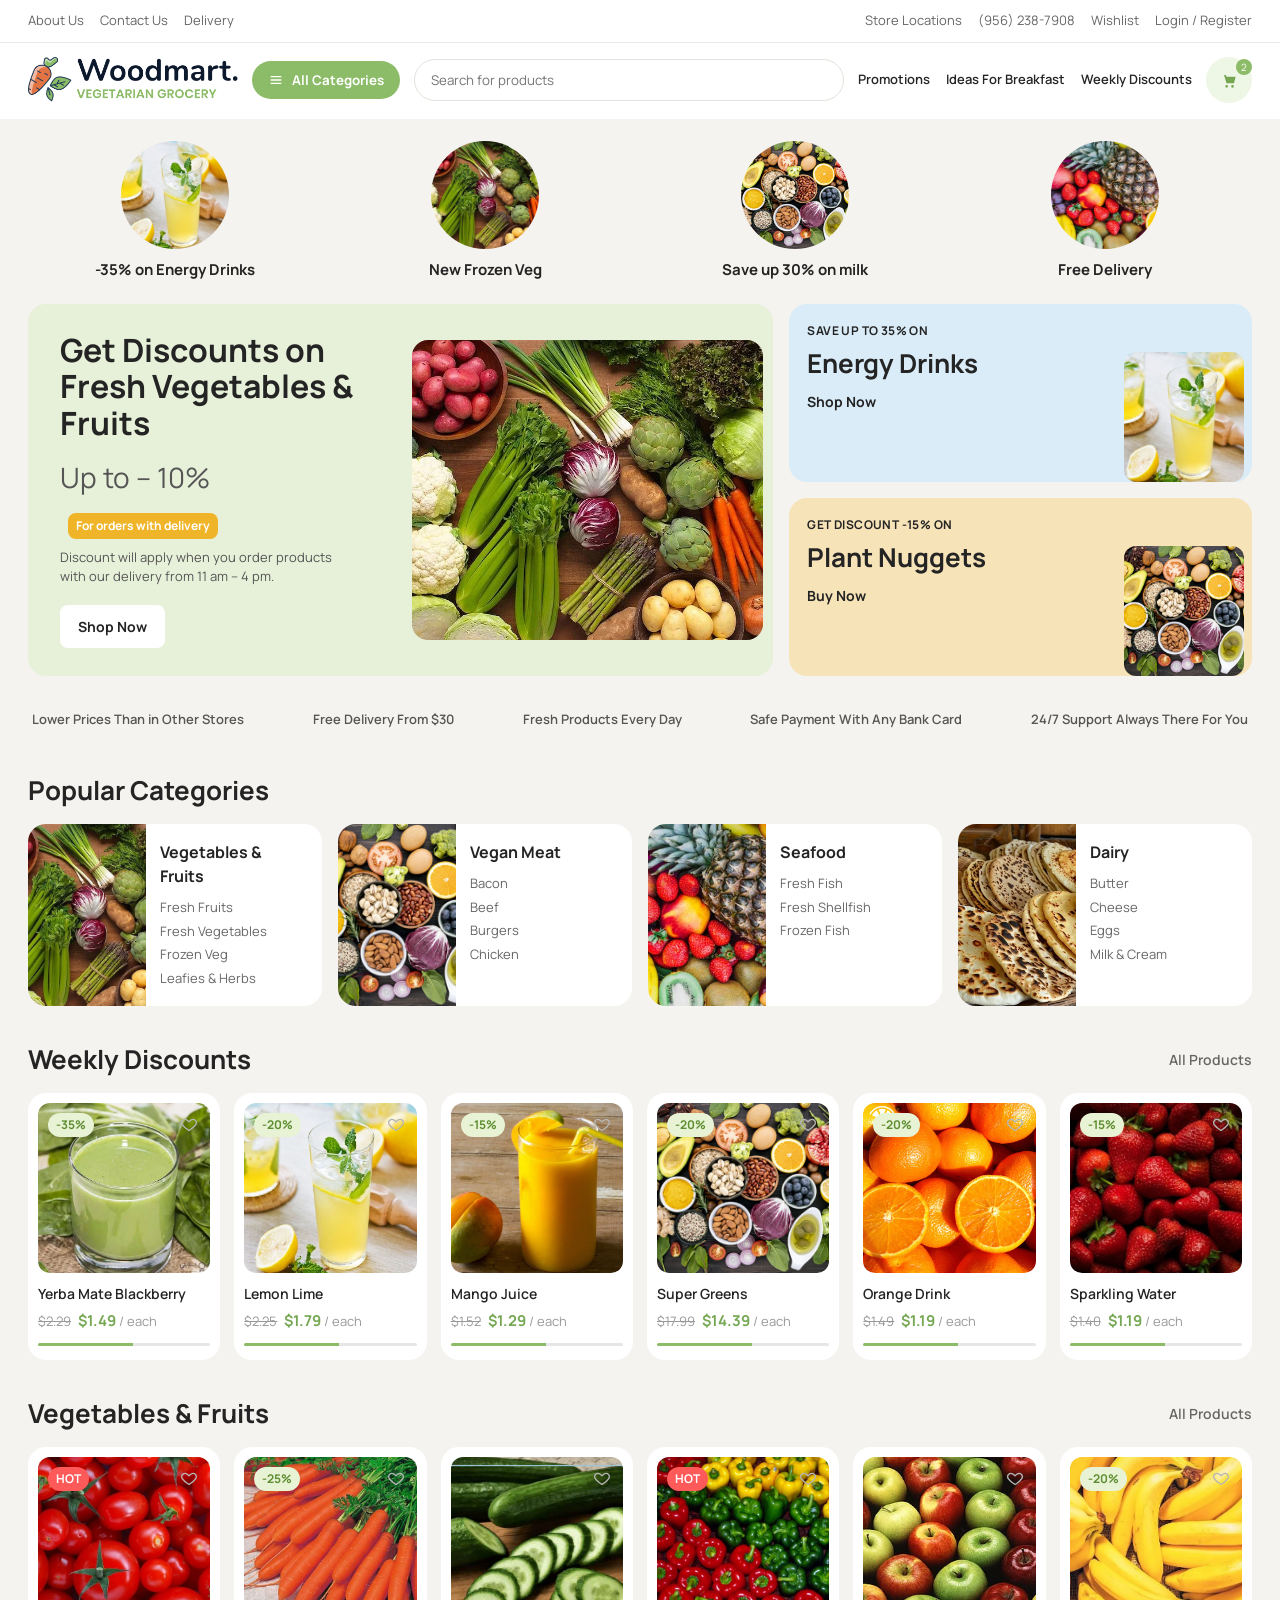
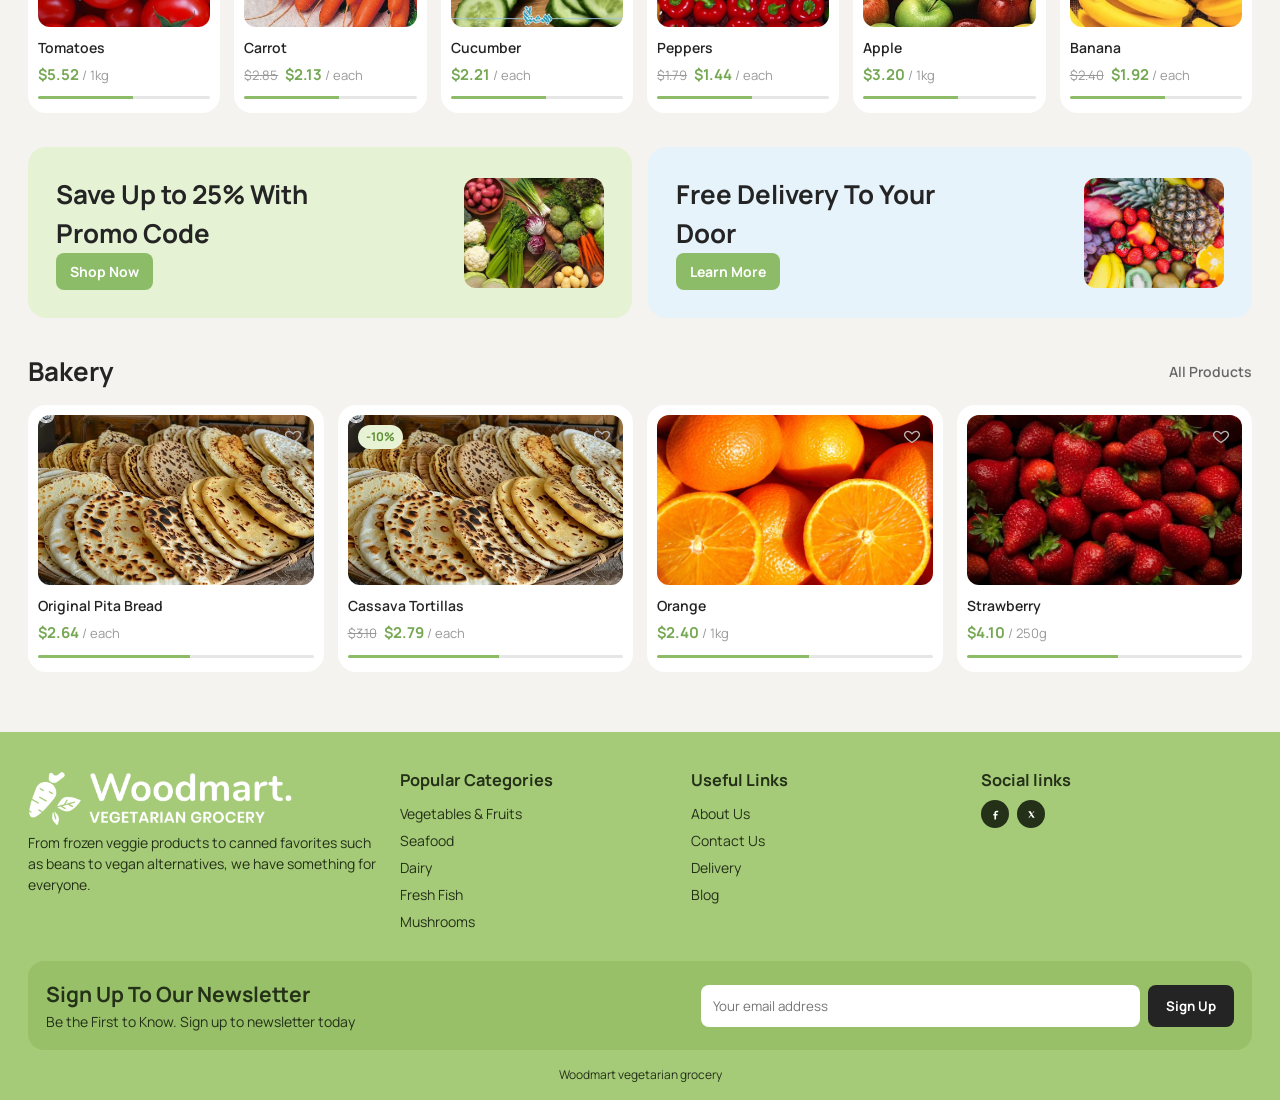
<file: index.html>
<!DOCTYPE html>
<html lang="en">
<head>
  <meta charset="utf-8">
  <meta name="viewport" content="width=device-width, initial-scale=1">
  <title>Vegetables | Woodmart</title>
  <link rel="stylesheet" href="https://fonts.googleapis.com/css2?family=Manrope:wght@400;500;600;700;800&display=swap">
  <link rel="stylesheet" href="assets/css/style.css">
</head>
<body>
  <div class="topbar">
    <div class="wrap topbar-row">
      <nav>
        <a href="shop.html">About Us</a>
        <a href="shop.html">Contact Us</a>
        <a href="shop.html">Delivery</a>
      </nav>
      <nav>
        <a href="shop.html">Store Locations</a>
        <a href="tel:9562387908">(956) 238-7908</a>
        <a href="wishlist.html">Wishlist</a>
        <a href="checkout.html">Login / Register</a>
      </nav>
    </div>
  </div>

  <header class="head">
    <div class="wrap head-row">
      <a class="logo" href="index.html">
        <img src="assets/img/logo.png" alt="Woodmart">
      </a>
      <div class="cat-wrap">
        <button class="cat-btn" type="button" data-cats><i class="ico ico-menu"></i> All Categories</button>
        <div class="cat-box" data-catbox>
          <a href="shop.html">Vegetables & Fruits</a>
          <a href="shop.html">Vegan Meat</a>
          <a href="shop.html">Seafood</a>
          <a href="shop.html">Dairy</a>
          <a href="shop.html">Bakery</a>
          <a href="shop.html">Beverages</a>
        </div>
      </div>
      <form class="search" action="shop.html">
        <input type="search" name="q" placeholder="Search for products">
      </form>
      <nav class="quick">
        <a href="shop.html">Promotions</a>
        <a href="shop.html">Ideas For Breakfast</a>
        <a href="shop.html">Weekly Discounts</a>
      </nav>
      <a class="cart-btn" href="cart.html" aria-label="Cart"><i class="ico ico-cart"></i><span data-count>2</span></a>
    </div>
    <div class="m-head">
      <a class="logo" href="index.html">
        <img src="assets/img/logo.png" alt="Woodmart">
      </a>
      <div class="m-tools">
        <button class="icon-btn" type="button" data-menu aria-label="Open menu"><i class="ico ico-menu"></i></button>
        <form class="search" action="shop.html">
          <input type="search" name="q" placeholder="Search for products">
        </form>
        <a class="icon-btn" href="checkout.html" aria-label="Account"><i class="ico ico-user"></i></a>
      </div>
    </div>
  </header>
  <div class="drawer" data-drawer>
    <div class="drawer-tabs">
      <button type="button" class="on" data-tab="cats">Categories</button>
      <button type="button" data-tab="links">Menu</button>
    </div>
    <div class="drawer-panel" data-panel="cats">
      <a href="shop.html">Vegetables & Fruits <span>›</span></a>
      <a href="shop.html">Vegan Meat <span>›</span></a>
      <a href="shop.html">Seafood <span>›</span></a>
      <a href="shop.html">Dairy <span>›</span></a>
      <a href="shop.html">Bakery <span>›</span></a>
      <a href="shop.html">Beverages <span>›</span></a>
      <a href="shop.html">Weekly Discounts</a>
    </div>
    <div class="drawer-panel" data-panel="links" hidden>
      <a href="index.html">Home</a>
      <a href="shop.html">Shop</a>
      <a href="wishlist.html">Wishlist</a>
      <a href="cart.html">Cart</a>
      <a href="checkout.html">Checkout</a>
      <a href="shop.html">About Us</a>
      <a href="shop.html">Contact Us</a>
      <a href="shop.html">Delivery</a>
    </div>
  </div>
  <div class="drawer-bg" data-drawer-bg></div>
  <nav class="m-bar">
    <button type="button" data-menu><span><i class="ico ico-menu"></i></span><small>Menu</small></button>
    <a href="wishlist.html"><span><i class="ico ico-heart"></i></span><small>Wishlist</small></a>
    <a href="cart.html"><span><i class="ico ico-cart"></i></span><small>Cart</small></a>
  </nav>

  <main class="page">
    <div class="wrap">
      <section class="promos">
        <a href="shop.html"><img src="assets/img/lemonade.png" alt="Energy drinks"><h2>-35% on Energy Drinks</h2></a>
        <a href="shop.html"><img src="assets/img/veg.png" alt="Frozen vegetables"><h2>New Frozen Veg</h2></a>
        <a href="shop.html"><img src="assets/img/organic.png" alt="Milk"><h2>Save up 30% on milk</h2></a>
        <a href="shop.html"><img src="assets/img/fruit.png" alt="Delivery"><h2>Free Delivery</h2></a>
      </section>

      <section class="hero">
        <div class="hero-main">
          <div>
            <h2>Get Discounts on Fresh Vegetables & Fruits</h2>
            <p class="deal">Up to – 10% <span class="chip">For orders with delivery</span></p>
            <p>Discount will apply when you order products with our delivery from 11 am – 4 pm.</p>
            <a class="btn light" href="shop.html">Shop Now</a>
          </div>
          <img src="assets/img/veg.png" alt="Fresh vegetables and fruits">
        </div>
        <div class="hero-side">
          <a class="side-card blue" href="shop.html">
            <p>SAVE UP TO 35% ON</p>
            <h3>Energy Drinks</h3>
            <span>Shop Now</span>
            <img src="assets/img/lemonade.png" alt="Energy drinks">
          </a>
          <a class="side-card gold" href="shop.html">
            <p>GET DISCOUNT -15% ON</p>
            <h3>Plant Nuggets</h3>
            <span>Buy Now</span>
            <img src="assets/img/organic.png" alt="Plant nuggets">
          </a>
        </div>
      </section>

      <section class="trust">
        <span>Lower Prices Than in Other Stores</span>
        <span>Free Delivery From $30</span>
        <span>Fresh Products Every Day</span>
        <span>Safe Payment With Any Bank Card</span>
        <span>24/7 Support Always There For You</span>
      </section>

      <section class="section">
        <div class="section-head"><h2>Popular Categories</h2></div>
        <div class="cats">
          <article class="cat">
            <img src="assets/img/veg.png" alt="Vegetables and fruits">
            <div>
              <h3>Vegetables & Fruits</h3>
              <a href="shop.html">Fresh Fruits</a>
              <a href="shop.html">Fresh Vegetables</a>
              <a href="shop.html">Frozen Veg</a>
              <a href="shop.html">Leafies & Herbs</a>
            </div>
          </article>
          <article class="cat">
            <img src="assets/img/organic.png" alt="Vegan meat">
            <div>
              <h3>Vegan Meat</h3>
              <a href="shop.html">Bacon</a>
              <a href="shop.html">Beef</a>
              <a href="shop.html">Burgers</a>
              <a href="shop.html">Chicken</a>
            </div>
          </article>
          <article class="cat">
            <img src="assets/img/fruit.png" alt="Seafood">
            <div>
              <h3>Seafood</h3>
              <a href="shop.html">Fresh Fish</a>
              <a href="shop.html">Fresh Shellfish</a>
              <a href="shop.html">Frozen Fish</a>
            </div>
          </article>
          <article class="cat">
            <img src="assets/img/bread.jpg" alt="Dairy and bakery">
            <div>
              <h3>Dairy</h3>
              <a href="shop.html">Butter</a>
              <a href="shop.html">Cheese</a>
              <a href="shop.html">Eggs</a>
              <a href="shop.html">Milk & Cream</a>
            </div>
          </article>
        </div>
      </section>

      <section class="section">
        <div class="section-head"><h2>Weekly Discounts</h2><a href="shop.html">All Products</a></div>
        <div class="grid">
          <article class="pcard">
            <div class="pcard-img"><span class="badge">-35%</span><button class="heart" type="button" aria-label="Add to wishlist"></button><a href="product.html"><img src="assets/img/spinach.png" alt="Yerba Mate Blackberry"></a></div>
            <h3><a href="product.html">Yerba Mate Blackberry</a></h3>
            <p class="price"><s>$2.29</s> <b>$1.49</b> / each</p>
            <div class="bar"></div>
          </article>
          <article class="pcard">
            <div class="pcard-img"><span class="badge">-20%</span><button class="heart" type="button" aria-label="Add to wishlist"></button><a href="product.html"><img src="assets/img/lemonade.png" alt="Lemon Lime"></a></div>
            <h3><a href="product.html">Lemon Lime</a></h3>
            <p class="price"><s>$2.25</s> <b>$1.79</b> / each</p>
            <div class="bar"></div>
          </article>
          <article class="pcard">
            <div class="pcard-img"><span class="badge">-15%</span><button class="heart" type="button" aria-label="Add to wishlist"></button><a href="product.html"><img src="assets/img/mango.png" alt="Mango Juice"></a></div>
            <h3><a href="product.html">Mango Juice</a></h3>
            <p class="price"><s>$1.52</s> <b>$1.29</b> / each</p>
            <div class="bar"></div>
          </article>
          <article class="pcard">
            <div class="pcard-img"><span class="badge">-20%</span><button class="heart" type="button" aria-label="Add to wishlist"></button><a href="product.html"><img src="assets/img/organic.png" alt="Super Greens"></a></div>
            <h3><a href="product.html">Super Greens</a></h3>
            <p class="price"><s>$17.99</s> <b>$14.39</b> / each</p>
            <div class="bar"></div>
          </article>
          <article class="pcard">
            <div class="pcard-img"><span class="badge">-20%</span><button class="heart" type="button" aria-label="Add to wishlist"></button><a href="product.html"><img src="assets/img/orange.png" alt="Orange juice"></a></div>
            <h3><a href="product.html">Orange Drink</a></h3>
            <p class="price"><s>$1.49</s> <b>$1.19</b> / each</p>
            <div class="bar"></div>
          </article>
          <article class="pcard">
            <div class="pcard-img"><span class="badge">-15%</span><button class="heart" type="button" aria-label="Add to wishlist"></button><a href="product.html"><img src="assets/img/strawberry.png" alt="Sparkling water"></a></div>
            <h3><a href="product.html">Sparkling Water</a></h3>
            <p class="price"><s>$1.40</s> <b>$1.19</b> / each</p>
            <div class="bar"></div>
          </article>
        </div>
      </section>

      <section class="section">
        <div class="section-head"><h2>Vegetables & Fruits</h2><a href="shop.html">All Products</a></div>
        <div class="grid">
          <article class="pcard">
            <div class="pcard-img"><span class="badge hot">HOT</span><button class="heart" type="button" aria-label="Add to wishlist"></button><a href="product.html"><img src="assets/img/tomato.png" alt="Tomatoes"></a></div>
            <h3><a href="product.html">Tomatoes</a></h3>
            <p class="price"><b>$5.52</b> / 1kg</p>
            <div class="bar"></div>
          </article>
          <article class="pcard">
            <div class="pcard-img"><span class="badge">-25%</span><button class="heart" type="button" aria-label="Add to wishlist"></button><a href="product.html"><img src="assets/img/carrot.png" alt="Carrot"></a></div>
            <h3><a href="product.html">Carrot</a></h3>
            <p class="price"><s>$2.85</s> <b>$2.13</b> / each</p>
            <div class="bar"></div>
          </article>
          <article class="pcard">
            <div class="pcard-img"><button class="heart" type="button" aria-label="Add to wishlist"></button><a href="product.html"><img src="assets/img/cucumber.png" alt="Cucumber"></a></div>
            <h3><a href="product.html">Cucumber</a></h3>
            <p class="price"><b>$2.21</b> / each</p>
            <div class="bar"></div>
          </article>
          <article class="pcard">
            <div class="pcard-img"><span class="badge hot">HOT</span><button class="heart" type="button" aria-label="Add to wishlist"></button><a href="product.html"><img src="assets/img/pepper.png" alt="Peppers"></a></div>
            <h3><a href="product.html">Peppers</a></h3>
            <p class="price"><s>$1.79</s> <b>$1.44</b> / each</p>
            <div class="bar"></div>
          </article>
          <article class="pcard">
            <div class="pcard-img"><button class="heart" type="button" aria-label="Add to wishlist"></button><a href="product.html"><img src="assets/img/apple.png" alt="Apple"></a></div>
            <h3><a href="product.html">Apple</a></h3>
            <p class="price"><b>$3.20</b> / 1kg</p>
            <div class="bar"></div>
          </article>
          <article class="pcard">
            <div class="pcard-img"><span class="badge">-20%</span><button class="heart" type="button" aria-label="Add to wishlist"></button><a href="product.html"><img src="assets/img/banana.png" alt="Banana"></a></div>
            <h3><a href="product.html">Banana</a></h3>
            <p class="price"><s>$2.40</s> <b>$1.92</b> / each</p>
            <div class="bar"></div>
          </article>
        </div>
      </section>

      <section class="section banners">
        <a class="banner mint" href="shop.html">
          <div><h2>Save Up to 25% With Promo Code</h2><span class="btn small">Shop Now</span></div>
          <img src="assets/img/veg.png" alt="Promo vegetables">
        </a>
        <a class="banner sky" href="shop.html">
          <div><h2>Free Delivery To Your Door</h2><span class="btn small">Learn More</span></div>
          <img src="assets/img/fruit.png" alt="Free delivery">
        </a>
      </section>

      <section class="section">
        <div class="section-head"><h2>Bakery</h2><a href="shop.html">All Products</a></div>
        <div class="grid four">
          <article class="pcard">
            <div class="pcard-img"><button class="heart" type="button" aria-label="Add to wishlist"></button><a href="product.html"><img src="assets/img/bread.jpg" alt="Pita bread"></a></div>
            <h3><a href="product.html">Original Pita Bread</a></h3>
            <p class="price"><b>$2.64</b> / each</p>
            <div class="bar"></div>
          </article>
          <article class="pcard">
            <div class="pcard-img"><span class="badge">-10%</span><button class="heart" type="button" aria-label="Add to wishlist"></button><a href="product.html"><img src="assets/img/bread.jpg" alt="Tortillas"></a></div>
            <h3><a href="product.html">Cassava Tortillas</a></h3>
            <p class="price"><s>$3.10</s> <b>$2.79</b> / each</p>
            <div class="bar"></div>
          </article>
          <article class="pcard">
            <div class="pcard-img"><button class="heart" type="button" aria-label="Add to wishlist"></button><a href="product.html"><img src="assets/img/orange.png" alt="Orange"></a></div>
            <h3><a href="product.html">Orange</a></h3>
            <p class="price"><b>$2.40</b> / 1kg</p>
            <div class="bar"></div>
          </article>
          <article class="pcard">
            <div class="pcard-img"><button class="heart" type="button" aria-label="Add to wishlist"></button><a href="product.html"><img src="assets/img/strawberry.png" alt="Strawberry"></a></div>
            <h3><a href="product.html">Strawberry</a></h3>
            <p class="price"><b>$4.10</b> / 250g</p>
            <div class="bar"></div>
          </article>
        </div>
      </section>
    </div>
  </main>

  <footer>
    <div class="wrap">
      <div class="foot-grid">
        <div>
          <a class="logo" href="index.html"><img src="assets/img/logo-white.png" alt="Woodmart"></a>
          <p>From frozen veggie products to canned favorites such as beans to vegan alternatives, we have something for everyone.</p>
        </div>
        <div>
          <h3>Popular Categories</h3>
          <a href="shop.html">Vegetables & Fruits</a>
          <a href="shop.html">Seafood</a>
          <a href="shop.html">Dairy</a>
          <a href="shop.html">Fresh Fish</a>
          <a href="shop.html">Mushrooms</a>
        </div>
        <div>
          <h3>Useful Links</h3>
          <a href="shop.html">About Us</a>
          <a href="shop.html">Contact Us</a>
          <a href="shop.html">Delivery</a>
          <a href="shop.html">Blog</a>
        </div>
        <div>
          <h3>Social links</h3>
          <div class="social"><a href="#" aria-label="Facebook"><i class="ico ico-fb"></i></a><a href="#" aria-label="X"><i class="ico ico-x"></i></a></div>
        </div>
      </div>
      <div class="news">
        <div>
          <h2>Sign Up To Our Newsletter</h2>
          <p>Be the First to Know. Sign up to newsletter today</p>
        </div>
        <form>
          <input type="email" placeholder="Your email address">
          <button class="btn" type="button">Sign Up</button>
        </form>
      </div>
      <p class="copy">Woodmart vegetarian grocery</p>
    </div>
  </footer>
  <script src="assets/js/main.js"></script>
</body>
</html>
</file>
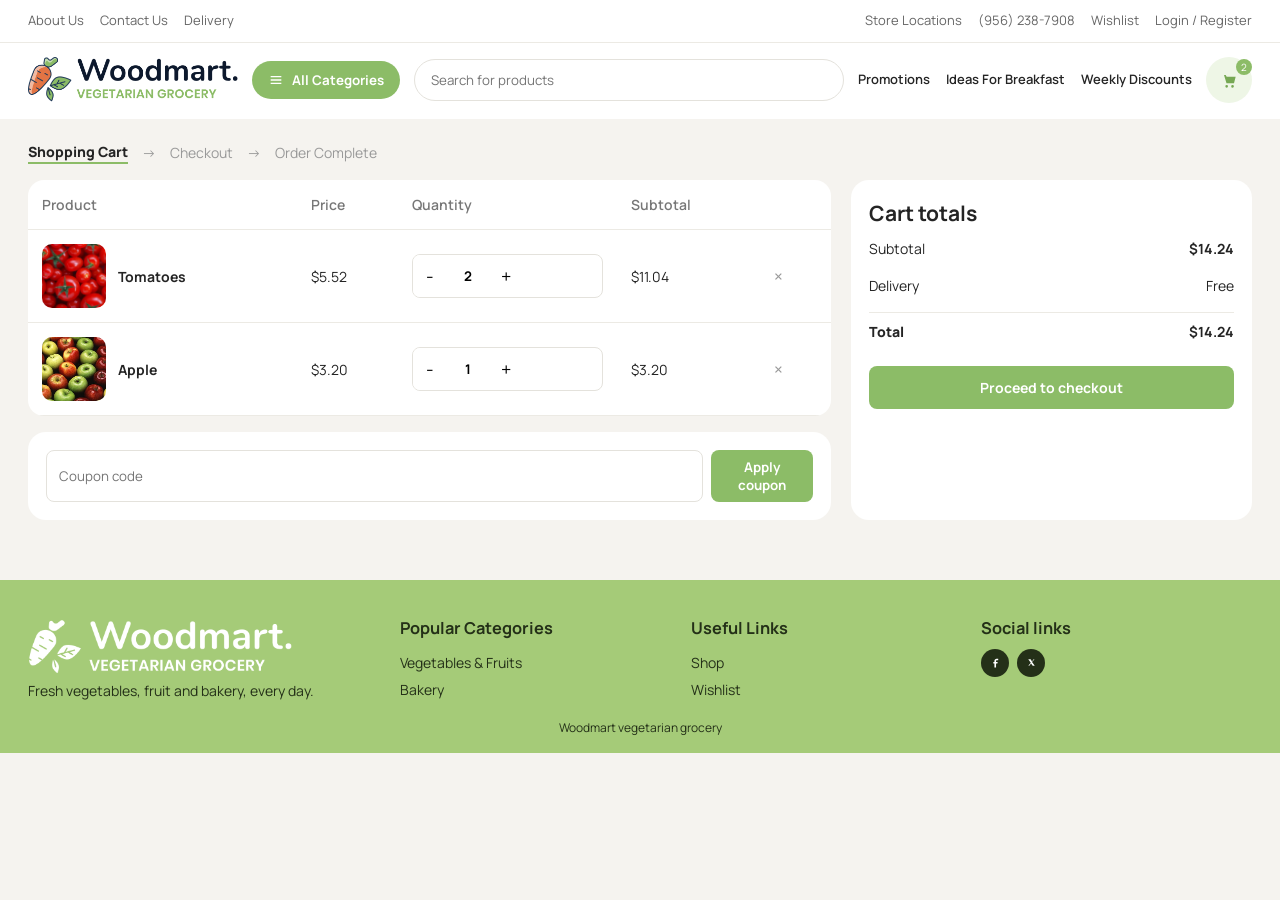
<file: cart.html>
<!DOCTYPE html>
<html lang="en">
<head>
  <meta charset="utf-8">
  <meta name="viewport" content="width=device-width, initial-scale=1">
  <title>Cart | Woodmart</title>
  <link rel="stylesheet" href="https://fonts.googleapis.com/css2?family=Manrope:wght@400;500;600;700;800&display=swap">
  <link rel="stylesheet" href="assets/css/style.css">
</head>
<body>
  <div class="topbar">
    <div class="wrap topbar-row">
      <nav><a href="shop.html">About Us</a><a href="shop.html">Contact Us</a><a href="shop.html">Delivery</a></nav>
      <nav><a href="shop.html">Store Locations</a><a href="tel:9562387908">(956) 238-7908</a><a href="wishlist.html">Wishlist</a><a href="checkout.html">Login / Register</a></nav>
    </div>
  </div>
  <header class="head">
    <div class="wrap head-row">
      <a class="logo" href="index.html">
        <img src="assets/img/logo.png" alt="Woodmart">
      </a>
      <div class="cat-wrap">
        <button class="cat-btn" type="button" data-cats><i class="ico ico-menu"></i> All Categories</button>
        <div class="cat-box" data-catbox><a href="shop.html">Vegetables & Fruits</a><a href="shop.html">Beverages</a><a href="shop.html">Bakery</a></div>
      </div>
      <form class="search" action="shop.html"><input type="search" name="q" placeholder="Search for products"></form>
      <nav class="quick"><a href="shop.html">Promotions</a><a href="shop.html">Ideas For Breakfast</a><a href="shop.html">Weekly Discounts</a></nav>
      <a class="cart-btn" href="cart.html" aria-label="Cart"><i class="ico ico-cart"></i><span data-count>2</span></a>
    </div>
    <div class="m-head">
      <a class="logo" href="index.html">
        <img src="assets/img/logo.png" alt="Woodmart">
      </a>
      <div class="m-tools">
        <button class="icon-btn" type="button" data-menu aria-label="Open menu"><i class="ico ico-menu"></i></button>
        <form class="search" action="shop.html">
          <input type="search" name="q" placeholder="Search for products">
        </form>
        <a class="icon-btn" href="checkout.html" aria-label="Account"><i class="ico ico-user"></i></a>
      </div>
    </div>
  </header>
  <div class="drawer" data-drawer>
    <div class="drawer-tabs">
      <button type="button" class="on" data-tab="cats">Categories</button>
      <button type="button" data-tab="links">Menu</button>
    </div>
    <div class="drawer-panel" data-panel="cats">
      <a href="shop.html">Vegetables & Fruits <span>›</span></a>
      <a href="shop.html">Vegan Meat <span>›</span></a>
      <a href="shop.html">Seafood <span>›</span></a>
      <a href="shop.html">Dairy <span>›</span></a>
      <a href="shop.html">Bakery <span>›</span></a>
      <a href="shop.html">Beverages <span>›</span></a>
      <a href="shop.html">Weekly Discounts</a>
    </div>
    <div class="drawer-panel" data-panel="links" hidden>
      <a href="index.html">Home</a>
      <a href="shop.html">Shop</a>
      <a href="wishlist.html">Wishlist</a>
      <a href="cart.html">Cart</a>
      <a href="checkout.html">Checkout</a>
      <a href="shop.html">About Us</a>
      <a href="shop.html">Contact Us</a>
      <a href="shop.html">Delivery</a>
    </div>
  </div>
  <div class="drawer-bg" data-drawer-bg></div>
  <nav class="m-bar">
    <button type="button" data-menu><span><i class="ico ico-menu"></i></span><small>Menu</small></button>
    <a href="wishlist.html"><span><i class="ico ico-heart"></i></span><small>Wishlist</small></a>
    <a href="cart.html"><span><i class="ico ico-cart"></i></span><small>Cart</small></a>
  </nav>

  <main class="page">
    <div class="wrap" data-cart>
      <p class="steps"><span class="on">Shopping Cart</span> → <a href="checkout.html">Checkout</a> → <span>Order Complete</span></p>
      <div class="cart-layout">
        <div>
          <table class="table">
            <thead>
              <tr><th>Product</th><th>Price</th><th>Quantity</th><th>Subtotal</th><th></th></tr>
            </thead>
            <tbody>
              <tr data-row data-price="5.52">
                <td><a class="item" href="product.html"><img src="assets/img/tomato.png" alt="Tomatoes">Tomatoes</a></td>
                <td>$5.52</td>
                <td>
                  <div class="qty" data-qty="cart">
                    <button type="button" data-minus>-</button>
                    <input type="text" value="2">
                    <button type="button" data-plus>+</button>
                  </div>
                </td>
                <td data-line>$11.04</td>
                <td><button class="remove" type="button" data-remove>×</button></td>
              </tr>
              <tr data-row data-price="3.20">
                <td><a class="item" href="product.html"><img src="assets/img/apple.png" alt="Apple">Apple</a></td>
                <td>$3.20</td>
                <td>
                  <div class="qty" data-qty="cart">
                    <button type="button" data-minus>-</button>
                    <input type="text" value="1">
                    <button type="button" data-plus>+</button>
                  </div>
                </td>
                <td data-line>$3.20</td>
                <td><button class="remove" type="button" data-remove>×</button></td>
              </tr>
            </tbody>
          </table>
          <div class="panel coupon-row">
            <input type="text" placeholder="Coupon code">
            <button class="btn small" type="button">Apply coupon</button>
          </div>
        </div>
        <aside class="panel">
          <h2>Cart totals</h2>
          <p class="sum-row"><span>Subtotal</span><strong data-total>$14.24</strong></p>
          <p class="sum-row"><span>Delivery</span><span>Free</span></p>
          <p class="sum-row line"><span>Total</span><strong data-total>$14.24</strong></p>
          <a class="btn block" href="checkout.html">Proceed to checkout</a>
        </aside>
      </div>
    </div>
  </main>
  <footer>
    <div class="wrap">
      <div class="foot-grid">
        <div><a class="logo" href="index.html"><img src="assets/img/logo-white.png" alt="Woodmart"></a><p>Fresh vegetables, fruit and bakery, every day.</p></div>
        <div><h3>Popular Categories</h3><a href="shop.html">Vegetables & Fruits</a><a href="shop.html">Bakery</a></div>
        <div><h3>Useful Links</h3><a href="shop.html">Shop</a><a href="wishlist.html">Wishlist</a></div>
        <div><h3>Social links</h3><div class="social"><a href="#" aria-label="Facebook"><i class="ico ico-fb"></i></a><a href="#" aria-label="X"><i class="ico ico-x"></i></a></div></div>
      </div>
      <p class="copy">Woodmart vegetarian grocery</p>
    </div>
  </footer>
  <script src="assets/js/main.js"></script>
</body>
</html>
</file>
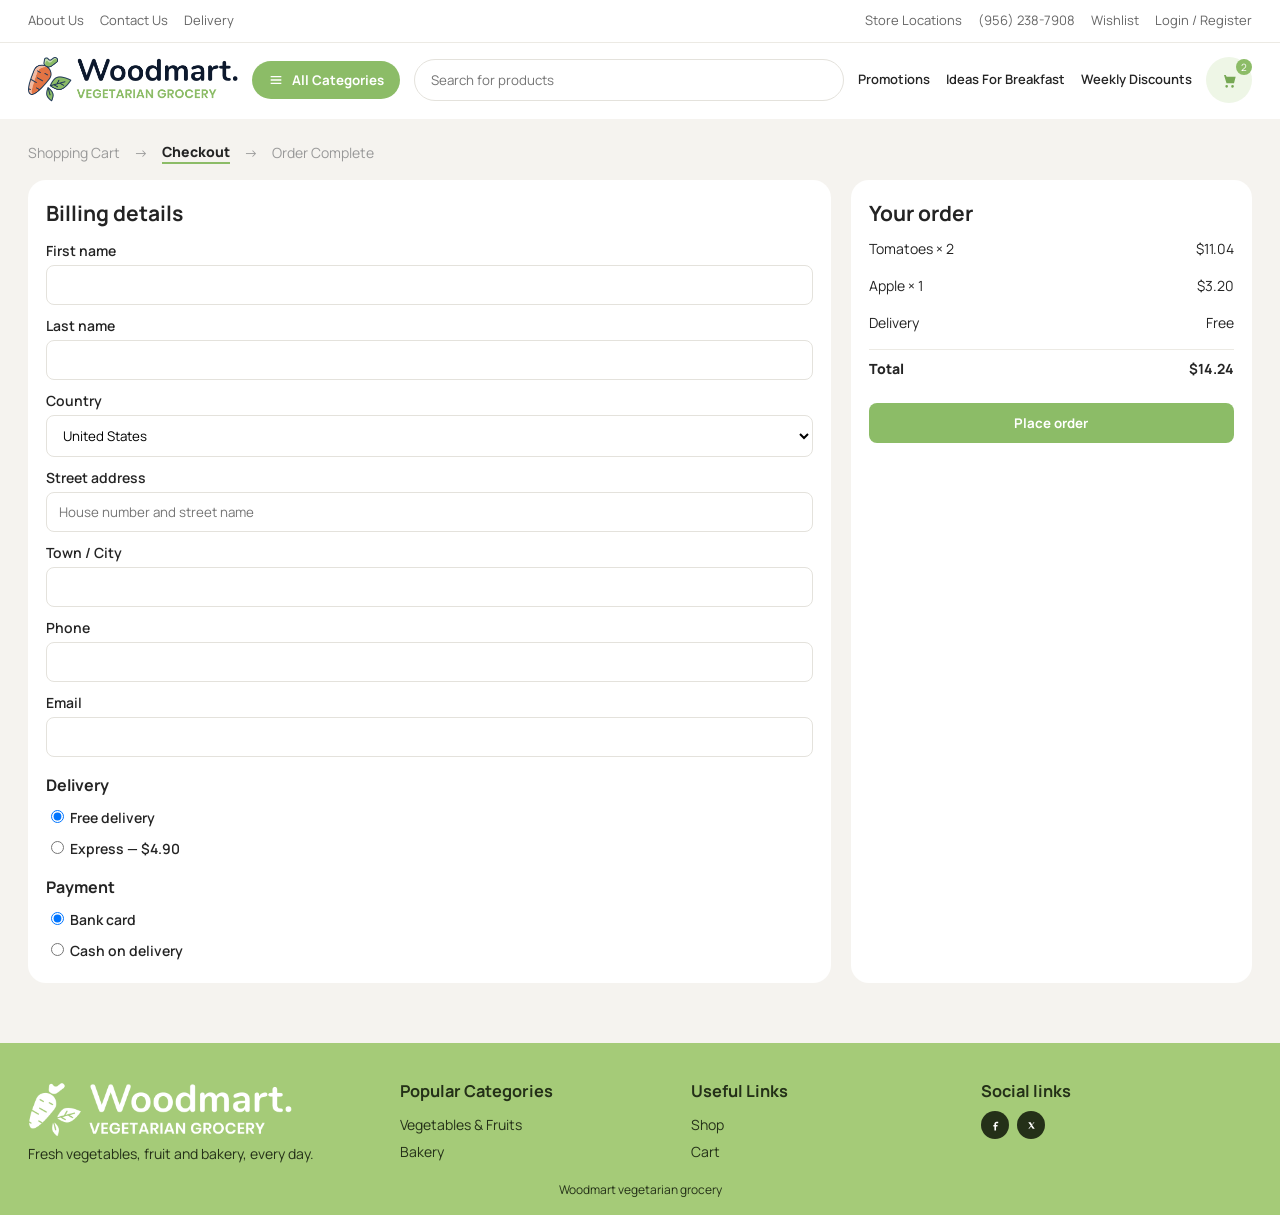
<file: checkout.html>
<!DOCTYPE html>
<html lang="en">
<head>
  <meta charset="utf-8">
  <meta name="viewport" content="width=device-width, initial-scale=1">
  <title>Checkout | Woodmart</title>
  <link rel="stylesheet" href="https://fonts.googleapis.com/css2?family=Manrope:wght@400;500;600;700;800&display=swap">
  <link rel="stylesheet" href="assets/css/style.css">
</head>
<body>
  <div class="topbar">
    <div class="wrap topbar-row">
      <nav><a href="shop.html">About Us</a><a href="shop.html">Contact Us</a><a href="shop.html">Delivery</a></nav>
      <nav><a href="shop.html">Store Locations</a><a href="tel:9562387908">(956) 238-7908</a><a href="wishlist.html">Wishlist</a><a href="checkout.html">Login / Register</a></nav>
    </div>
  </div>
  <header class="head">
    <div class="wrap head-row">
      <a class="logo" href="index.html">
        <img src="assets/img/logo.png" alt="Woodmart">
      </a>
      <div class="cat-wrap">
        <button class="cat-btn" type="button" data-cats><i class="ico ico-menu"></i> All Categories</button>
        <div class="cat-box" data-catbox><a href="shop.html">Vegetables & Fruits</a><a href="shop.html">Beverages</a><a href="shop.html">Bakery</a></div>
      </div>
      <form class="search" action="shop.html"><input type="search" name="q" placeholder="Search for products"></form>
      <nav class="quick"><a href="shop.html">Promotions</a><a href="shop.html">Ideas For Breakfast</a><a href="shop.html">Weekly Discounts</a></nav>
      <a class="cart-btn" href="cart.html" aria-label="Cart"><i class="ico ico-cart"></i><span data-count>2</span></a>
    </div>
    <div class="m-head">
      <a class="logo" href="index.html">
        <img src="assets/img/logo.png" alt="Woodmart">
      </a>
      <div class="m-tools">
        <button class="icon-btn" type="button" data-menu aria-label="Open menu"><i class="ico ico-menu"></i></button>
        <form class="search" action="shop.html">
          <input type="search" name="q" placeholder="Search for products">
        </form>
        <a class="icon-btn" href="checkout.html" aria-label="Account"><i class="ico ico-user"></i></a>
      </div>
    </div>
  </header>
  <div class="drawer" data-drawer>
    <div class="drawer-tabs">
      <button type="button" class="on" data-tab="cats">Categories</button>
      <button type="button" data-tab="links">Menu</button>
    </div>
    <div class="drawer-panel" data-panel="cats">
      <a href="shop.html">Vegetables & Fruits <span>›</span></a>
      <a href="shop.html">Vegan Meat <span>›</span></a>
      <a href="shop.html">Seafood <span>›</span></a>
      <a href="shop.html">Dairy <span>›</span></a>
      <a href="shop.html">Bakery <span>›</span></a>
      <a href="shop.html">Beverages <span>›</span></a>
      <a href="shop.html">Weekly Discounts</a>
    </div>
    <div class="drawer-panel" data-panel="links" hidden>
      <a href="index.html">Home</a>
      <a href="shop.html">Shop</a>
      <a href="wishlist.html">Wishlist</a>
      <a href="cart.html">Cart</a>
      <a href="checkout.html">Checkout</a>
      <a href="shop.html">About Us</a>
      <a href="shop.html">Contact Us</a>
      <a href="shop.html">Delivery</a>
    </div>
  </div>
  <div class="drawer-bg" data-drawer-bg></div>
  <nav class="m-bar">
    <button type="button" data-menu><span><i class="ico ico-menu"></i></span><small>Menu</small></button>
    <a href="wishlist.html"><span><i class="ico ico-heart"></i></span><small>Wishlist</small></a>
    <a href="cart.html"><span><i class="ico ico-cart"></i></span><small>Cart</small></a>
  </nav>

  <main class="page">
    <div class="wrap">
      <p class="steps"><a href="cart.html">Shopping Cart</a> → <span class="on">Checkout</span> → <span>Order Complete</span></p>
      <form class="check-layout" data-order>
        <div class="panel">
          <h2>Billing details</h2>
          <label>First name</label>
          <input type="text" required>
          <label>Last name</label>
          <input type="text" required>
          <label>Country</label>
          <select class="field"><option>United States</option><option>United Kingdom</option></select>
          <label>Street address</label>
          <input type="text" placeholder="House number and street name" required>
          <label>Town / City</label>
          <input type="text" required>
          <label>Phone</label>
          <input type="tel" required>
          <label>Email</label>
          <input type="email" required>
          <h3 class="block-title">Delivery</h3>
          <label><input type="radio" name="ship" checked> Free delivery</label>
          <label><input type="radio" name="ship"> Express — $4.90</label>
          <h3 class="block-title">Payment</h3>
          <label><input type="radio" name="pay" checked> Bank card</label>
          <label><input type="radio" name="pay"> Cash on delivery</label>
        </div>
        <aside class="panel">
          <h2>Your order</h2>
          <p class="sum-row"><span>Tomatoes × 2</span><span>$11.04</span></p>
          <p class="sum-row"><span>Apple × 1</span><span>$3.20</span></p>
          <p class="sum-row"><span>Delivery</span><span>Free</span></p>
          <p class="sum-row line"><span>Total</span><strong>$14.24</strong></p>
          <button class="btn block" type="submit">Place order</button>
        </aside>
      </form>
    </div>
  </main>
  <footer>
    <div class="wrap">
      <div class="foot-grid">
        <div><a class="logo" href="index.html"><img src="assets/img/logo-white.png" alt="Woodmart"></a><p>Fresh vegetables, fruit and bakery, every day.</p></div>
        <div><h3>Popular Categories</h3><a href="shop.html">Vegetables & Fruits</a><a href="shop.html">Bakery</a></div>
        <div><h3>Useful Links</h3><a href="shop.html">Shop</a><a href="cart.html">Cart</a></div>
        <div><h3>Social links</h3><div class="social"><a href="#" aria-label="Facebook"><i class="ico ico-fb"></i></a><a href="#" aria-label="X"><i class="ico ico-x"></i></a></div></div>
      </div>
      <p class="copy">Woodmart vegetarian grocery</p>
    </div>
  </footer>
  <script src="assets/js/main.js"></script>
</body>
</html>
</file>
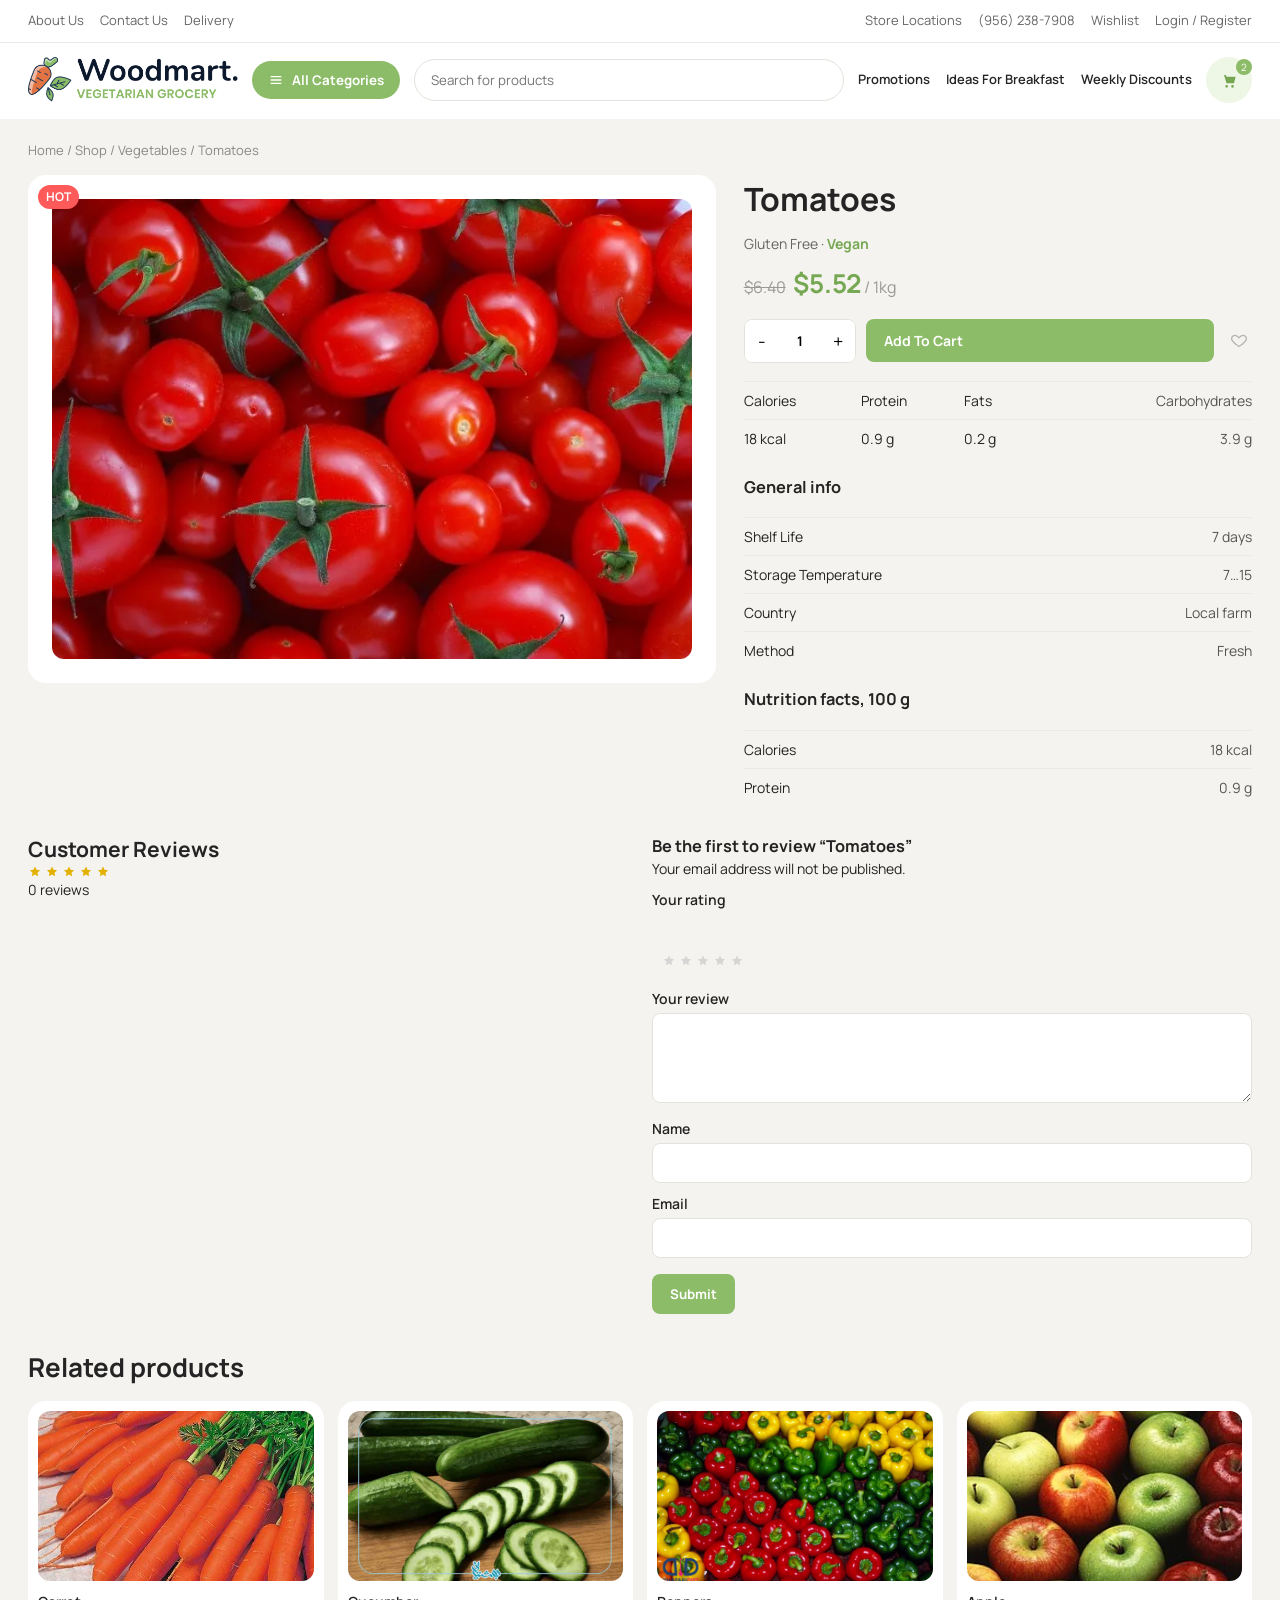
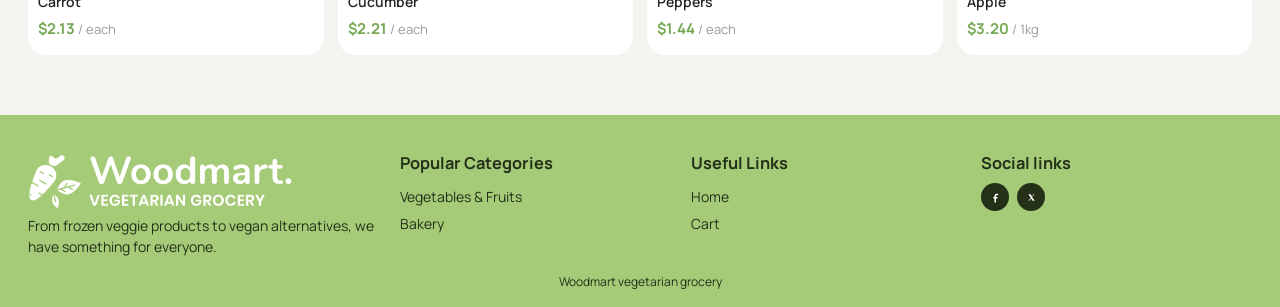
<file: product.html>
<!DOCTYPE html>
<html lang="en">
<head>
  <meta charset="utf-8">
  <meta name="viewport" content="width=device-width, initial-scale=1">
  <title>Tomatoes | Woodmart</title>
  <link rel="stylesheet" href="https://fonts.googleapis.com/css2?family=Manrope:wght@400;500;600;700;800&display=swap">
  <link rel="stylesheet" href="assets/css/style.css">
</head>
<body>
  <div class="topbar">
    <div class="wrap topbar-row">
      <nav>
        <a href="shop.html">About Us</a>
        <a href="shop.html">Contact Us</a>
        <a href="shop.html">Delivery</a>
      </nav>
      <nav>
        <a href="shop.html">Store Locations</a>
        <a href="tel:9562387908">(956) 238-7908</a>
        <a href="wishlist.html">Wishlist</a>
        <a href="checkout.html">Login / Register</a>
      </nav>
    </div>
  </div>
  <header class="head">
    <div class="wrap head-row">
      <a class="logo" href="index.html">
        <img src="assets/img/logo.png" alt="Woodmart">
      </a>
      <div class="cat-wrap">
        <button class="cat-btn" type="button" data-cats><i class="ico ico-menu"></i> All Categories</button>
        <div class="cat-box" data-catbox>
          <a href="shop.html">Vegetables & Fruits</a>
          <a href="shop.html">Bakery</a>
          <a href="shop.html">Beverages</a>
        </div>
      </div>
      <form class="search" action="shop.html"><input type="search" name="q" placeholder="Search for products"></form>
      <nav class="quick">
        <a href="shop.html">Promotions</a>
        <a href="shop.html">Ideas For Breakfast</a>
        <a href="shop.html">Weekly Discounts</a>
      </nav>
      <a class="cart-btn" href="cart.html" aria-label="Cart"><i class="ico ico-cart"></i><span data-count>2</span></a>
    </div>
    <div class="m-head">
      <a class="logo" href="index.html">
        <img src="assets/img/logo.png" alt="Woodmart">
      </a>
      <div class="m-tools">
        <button class="icon-btn" type="button" data-menu aria-label="Open menu"><i class="ico ico-menu"></i></button>
        <form class="search" action="shop.html">
          <input type="search" name="q" placeholder="Search for products">
        </form>
        <a class="icon-btn" href="checkout.html" aria-label="Account"><i class="ico ico-user"></i></a>
      </div>
    </div>
  </header>
  <div class="drawer" data-drawer>
    <div class="drawer-tabs">
      <button type="button" class="on" data-tab="cats">Categories</button>
      <button type="button" data-tab="links">Menu</button>
    </div>
    <div class="drawer-panel" data-panel="cats">
      <a href="shop.html">Vegetables & Fruits <span>›</span></a>
      <a href="shop.html">Vegan Meat <span>›</span></a>
      <a href="shop.html">Seafood <span>›</span></a>
      <a href="shop.html">Dairy <span>›</span></a>
      <a href="shop.html">Bakery <span>›</span></a>
      <a href="shop.html">Beverages <span>›</span></a>
      <a href="shop.html">Weekly Discounts</a>
    </div>
    <div class="drawer-panel" data-panel="links" hidden>
      <a href="index.html">Home</a>
      <a href="shop.html">Shop</a>
      <a href="wishlist.html">Wishlist</a>
      <a href="cart.html">Cart</a>
      <a href="checkout.html">Checkout</a>
      <a href="shop.html">About Us</a>
      <a href="shop.html">Contact Us</a>
      <a href="shop.html">Delivery</a>
    </div>
  </div>
  <div class="drawer-bg" data-drawer-bg></div>
  <nav class="m-bar">
    <button type="button" data-menu><span><i class="ico ico-menu"></i></span><small>Menu</small></button>
    <a href="wishlist.html"><span><i class="ico ico-heart"></i></span><small>Wishlist</small></a>
    <a href="cart.html"><span><i class="ico ico-cart"></i></span><small>Cart</small></a>
  </nav>

  <main class="page">
    <div class="wrap">
      <p class="crumbs"><a href="index.html">Home</a> / <a href="shop.html">Shop</a> / <a href="shop.html">Vegetables</a> / Tomatoes</p>
      <div class="product-layout">
        <div class="photo-box">
          <span class="badge hot">HOT</span>
          <img src="assets/img/tomato.png" alt="Fresh tomatoes">
        </div>
        <div class="product-info">
          <h1>Tomatoes</h1>
          <p class="tags">Gluten Free · <b>Vegan</b></p>
          <p class="price"><s>$6.40</s> <b>$5.52</b> / 1kg</p>
          <div class="buy-row">
            <div class="qty" data-qty>
              <button type="button" data-minus>-</button>
              <input type="text" value="1">
              <button type="button" data-plus>+</button>
            </div>
            <a class="btn" href="cart.html">Add To Cart</a>
            <button class="heart" type="button" aria-label="Add to wishlist"></button>
          </div>
          <table class="facts">
            <tr><td>Calories</td><td>Protein</td><td>Fats</td><td>Carbohydrates</td></tr>
            <tr><td>18 kcal</td><td>0.9 g</td><td>0.2 g</td><td>3.9 g</td></tr>
          </table>
          <h3 class="block-title">General info</h3>
          <table class="facts">
            <tr><td>Shelf Life</td><td>7 days</td></tr>
            <tr><td>Storage Temperature</td><td>7…15</td></tr>
            <tr><td>Country</td><td>Local farm</td></tr>
            <tr><td>Method</td><td>Fresh</td></tr>
          </table>
          <h3 class="block-title">Nutrition facts, 100 g</h3>
          <table class="facts">
            <tr><td>Calories</td><td>18 kcal</td></tr>
            <tr><td>Protein</td><td>0.9 g</td></tr>
          </table>
        </div>
      </div>

      <section class="reviews">
        <div>
          <h2>Customer Reviews</h2>
          <p class="stars" aria-label="5 stars"><span></span><span></span><span></span><span></span><span></span></p>
          <p>0 reviews</p>
        </div>
        <form>
          <h3>Be the first to review “Tomatoes”</h3>
          <p>Your email address will not be published.</p>
          <label>Your rating</label>
          <p class="stars empty" aria-label="Your rating"><span></span><span></span><span></span><span></span><span></span></p>
          <label>Your review</label>
          <textarea></textarea>
          <label>Name</label>
          <input type="text">
          <label>Email</label>
          <input type="email">
          <button class="btn" type="button">Submit</button>
        </form>
      </section>

      <section class="section">
        <div class="section-head"><h2>Related products</h2></div>
        <div class="grid four">
          <article class="pcard">
            <div class="pcard-img"><a href="product.html"><img src="assets/img/carrot.png" alt="Carrot"></a></div>
            <h3><a href="product.html">Carrot</a></h3>
            <p class="price"><b>$2.13</b> / each</p>
          </article>
          <article class="pcard">
            <div class="pcard-img"><a href="product.html"><img src="assets/img/cucumber.png" alt="Cucumber"></a></div>
            <h3><a href="product.html">Cucumber</a></h3>
            <p class="price"><b>$2.21</b> / each</p>
          </article>
          <article class="pcard">
            <div class="pcard-img"><a href="product.html"><img src="assets/img/pepper.png" alt="Peppers"></a></div>
            <h3><a href="product.html">Peppers</a></h3>
            <p class="price"><b>$1.44</b> / each</p>
          </article>
          <article class="pcard">
            <div class="pcard-img"><a href="product.html"><img src="assets/img/apple.png" alt="Apple"></a></div>
            <h3><a href="product.html">Apple</a></h3>
            <p class="price"><b>$3.20</b> / 1kg</p>
          </article>
        </div>
      </section>
    </div>
  </main>
  <footer>
    <div class="wrap">
      <div class="foot-grid">
        <div>
          <a class="logo" href="index.html"><img src="assets/img/logo-white.png" alt="Woodmart"></a>
          <p>From frozen veggie products to vegan alternatives, we have something for everyone.</p>
        </div>
        <div><h3>Popular Categories</h3><a href="shop.html">Vegetables & Fruits</a><a href="shop.html">Bakery</a></div>
        <div><h3>Useful Links</h3><a href="index.html">Home</a><a href="cart.html">Cart</a></div>
        <div><h3>Social links</h3><div class="social"><a href="#" aria-label="Facebook"><i class="ico ico-fb"></i></a><a href="#" aria-label="X"><i class="ico ico-x"></i></a></div></div>
      </div>
      <p class="copy">Woodmart vegetarian grocery</p>
    </div>
  </footer>
  <script src="assets/js/main.js"></script>
</body>
</html>
</file>
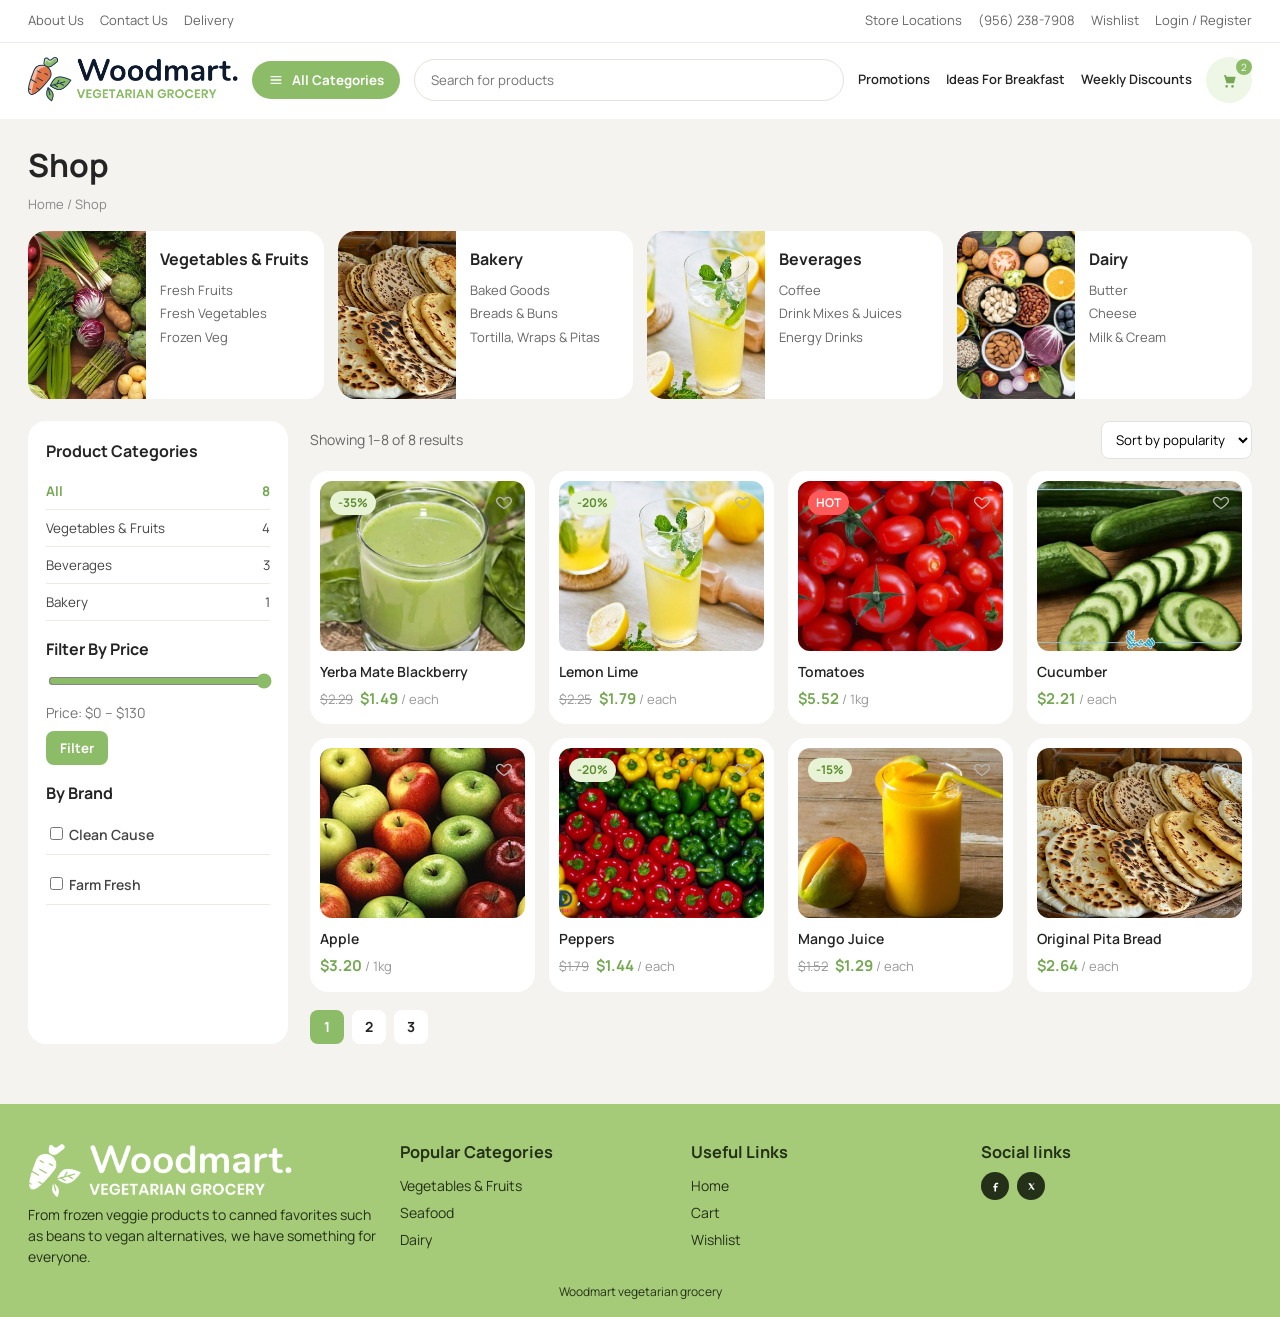
<file: shop.html>
<!DOCTYPE html>
<html lang="en">
<head>
  <meta charset="utf-8">
  <meta name="viewport" content="width=device-width, initial-scale=1">
  <title>Shop | Woodmart</title>
  <link rel="stylesheet" href="https://fonts.googleapis.com/css2?family=Manrope:wght@400;500;600;700;800&display=swap">
  <link rel="stylesheet" href="assets/css/style.css">
</head>
<body>
  <div class="topbar">
    <div class="wrap topbar-row">
      <nav>
        <a href="shop.html">About Us</a>
        <a href="shop.html">Contact Us</a>
        <a href="shop.html">Delivery</a>
      </nav>
      <nav>
        <a href="shop.html">Store Locations</a>
        <a href="tel:9562387908">(956) 238-7908</a>
        <a href="wishlist.html">Wishlist</a>
        <a href="checkout.html">Login / Register</a>
      </nav>
    </div>
  </div>
  <header class="head">
    <div class="wrap head-row">
      <a class="logo" href="index.html">
        <img src="assets/img/logo.png" alt="Woodmart">
      </a>
      <div class="cat-wrap">
        <button class="cat-btn" type="button" data-cats><i class="ico ico-menu"></i> All Categories</button>
        <div class="cat-box" data-catbox>
          <a href="shop.html">Vegetables & Fruits</a>
          <a href="shop.html">Bakery</a>
          <a href="shop.html">Beverages</a>
          <a href="shop.html">Dairy</a>
        </div>
      </div>
      <form class="search" action="shop.html">
        <input type="search" name="q" placeholder="Search for products">
      </form>
      <nav class="quick">
        <a href="shop.html">Promotions</a>
        <a href="shop.html">Ideas For Breakfast</a>
        <a href="shop.html">Weekly Discounts</a>
      </nav>
      <a class="cart-btn" href="cart.html" aria-label="Cart"><i class="ico ico-cart"></i><span data-count>2</span></a>
    </div>
    <div class="m-head">
      <a class="logo" href="index.html">
        <img src="assets/img/logo.png" alt="Woodmart">
      </a>
      <div class="m-tools">
        <button class="icon-btn" type="button" data-menu aria-label="Open menu"><i class="ico ico-menu"></i></button>
        <form class="search" action="shop.html">
          <input type="search" name="q" placeholder="Search for products">
        </form>
        <a class="icon-btn" href="checkout.html" aria-label="Account"><i class="ico ico-user"></i></a>
      </div>
    </div>
  </header>
  <div class="drawer" data-drawer>
    <div class="drawer-tabs">
      <button type="button" class="on" data-tab="cats">Categories</button>
      <button type="button" data-tab="links">Menu</button>
    </div>
    <div class="drawer-panel" data-panel="cats">
      <a href="shop.html">Vegetables & Fruits <span>›</span></a>
      <a href="shop.html">Vegan Meat <span>›</span></a>
      <a href="shop.html">Seafood <span>›</span></a>
      <a href="shop.html">Dairy <span>›</span></a>
      <a href="shop.html">Bakery <span>›</span></a>
      <a href="shop.html">Beverages <span>›</span></a>
      <a href="shop.html">Weekly Discounts</a>
    </div>
    <div class="drawer-panel" data-panel="links" hidden>
      <a href="index.html">Home</a>
      <a href="shop.html">Shop</a>
      <a href="wishlist.html">Wishlist</a>
      <a href="cart.html">Cart</a>
      <a href="checkout.html">Checkout</a>
      <a href="shop.html">About Us</a>
      <a href="shop.html">Contact Us</a>
      <a href="shop.html">Delivery</a>
    </div>
  </div>
  <div class="drawer-bg" data-drawer-bg></div>
  <nav class="m-bar">
    <button type="button" data-menu><span><i class="ico ico-menu"></i></span><small>Menu</small></button>
    <a href="wishlist.html"><span><i class="ico ico-heart"></i></span><small>Wishlist</small></a>
    <a href="cart.html"><span><i class="ico ico-cart"></i></span><small>Cart</small></a>
  </nav>

  <main class="page">
    <div class="wrap">
      <h1>Shop</h1>
      <p class="crumbs"><a href="index.html">Home</a> / Shop</p>
      <div class="cat-row">
        <article class="cat">
          <img src="assets/img/veg.png" alt="Vegetables and fruits">
          <div><h3>Vegetables & Fruits</h3><a href="shop.html">Fresh Fruits</a><a href="shop.html">Fresh Vegetables</a><a href="shop.html">Frozen Veg</a></div>
        </article>
        <article class="cat">
          <img src="assets/img/bread.jpg" alt="Bakery">
          <div><h3>Bakery</h3><a href="shop.html">Baked Goods</a><a href="shop.html">Breads & Buns</a><a href="shop.html">Tortilla, Wraps & Pitas</a></div>
        </article>
        <article class="cat">
          <img src="assets/img/lemonade.png" alt="Beverages">
          <div><h3>Beverages</h3><a href="shop.html">Coffee</a><a href="shop.html">Drink Mixes & Juices</a><a href="shop.html">Energy Drinks</a></div>
        </article>
        <article class="cat">
          <img src="assets/img/organic.png" alt="Dairy">
          <div><h3>Dairy</h3><a href="shop.html">Butter</a><a href="shop.html">Cheese</a><a href="shop.html">Milk & Cream</a></div>
        </article>
      </div>

      <div class="shop-layout">
        <aside class="panel">
          <h3>Product Categories</h3>
          <button class="filter-link on" type="button" data-filter="all">All <span>8</span></button>
          <button class="filter-link" type="button" data-filter="veg">Vegetables & Fruits <span>4</span></button>
          <button class="filter-link" type="button" data-filter="drink">Beverages <span>3</span></button>
          <button class="filter-link" type="button" data-filter="bakery">Bakery <span>1</span></button>
          <h3>Filter By Price</h3>
          <input class="range" type="range" min="0" max="130" value="130">
          <p class="price-note">Price: $0 – $130</p>
          <button class="btn small" type="button">Filter</button>
          <h3>By Brand</h3>
          <label class="brand"><span><input type="checkbox"> Clean Cause</span></label>
          <label class="brand"><span><input type="checkbox"> Farm Fresh</span></label>
        </aside>
        <div>
          <div class="toolbar">
            <span>Showing 1–8 of 8 results</span>
            <select>
              <option>Sort by popularity</option>
              <option>Sort by price</option>
              <option>Sort by latest</option>
            </select>
          </div>
          <div class="grid four">
            <article class="pcard" data-cat="drink">
              <div class="pcard-img"><span class="badge">-35%</span><button class="heart" type="button" aria-label="Add to wishlist"></button><a href="product.html"><img src="assets/img/spinach.png" alt="Yerba Mate Blackberry"></a></div>
              <h3><a href="product.html">Yerba Mate Blackberry</a></h3>
              <p class="price"><s>$2.29</s> <b>$1.49</b> / each</p>
            </article>
            <article class="pcard" data-cat="drink">
              <div class="pcard-img"><span class="badge">-20%</span><button class="heart" type="button" aria-label="Add to wishlist"></button><a href="product.html"><img src="assets/img/lemonade.png" alt="Lemon Lime"></a></div>
              <h3><a href="product.html">Lemon Lime</a></h3>
              <p class="price"><s>$2.25</s> <b>$1.79</b> / each</p>
            </article>
            <article class="pcard" data-cat="veg">
              <div class="pcard-img"><span class="badge hot">HOT</span><button class="heart" type="button" aria-label="Add to wishlist"></button><a href="product.html"><img src="assets/img/tomato.png" alt="Tomatoes"></a></div>
              <h3><a href="product.html">Tomatoes</a></h3>
              <p class="price"><b>$5.52</b> / 1kg</p>
            </article>
            <article class="pcard" data-cat="veg">
              <div class="pcard-img"><button class="heart" type="button" aria-label="Add to wishlist"></button><a href="product.html"><img src="assets/img/cucumber.png" alt="Cucumber"></a></div>
              <h3><a href="product.html">Cucumber</a></h3>
              <p class="price"><b>$2.21</b> / each</p>
            </article>
            <article class="pcard" data-cat="veg">
              <div class="pcard-img"><button class="heart" type="button" aria-label="Add to wishlist"></button><a href="product.html"><img src="assets/img/apple.png" alt="Apple"></a></div>
              <h3><a href="product.html">Apple</a></h3>
              <p class="price"><b>$3.20</b> / 1kg</p>
            </article>
            <article class="pcard" data-cat="veg">
              <div class="pcard-img"><span class="badge">-20%</span><button class="heart" type="button" aria-label="Add to wishlist"></button><a href="product.html"><img src="assets/img/pepper.png" alt="Peppers"></a></div>
              <h3><a href="product.html">Peppers</a></h3>
              <p class="price"><s>$1.79</s> <b>$1.44</b> / each</p>
            </article>
            <article class="pcard" data-cat="drink">
              <div class="pcard-img"><span class="badge">-15%</span><button class="heart" type="button" aria-label="Add to wishlist"></button><a href="product.html"><img src="assets/img/mango.png" alt="Mango Juice"></a></div>
              <h3><a href="product.html">Mango Juice</a></h3>
              <p class="price"><s>$1.52</s> <b>$1.29</b> / each</p>
            </article>
            <article class="pcard" data-cat="bakery">
              <div class="pcard-img"><button class="heart" type="button" aria-label="Add to wishlist"></button><a href="product.html"><img src="assets/img/bread.jpg" alt="Pita bread"></a></div>
              <h3><a href="product.html">Original Pita Bread</a></h3>
              <p class="price"><b>$2.64</b> / each</p>
            </article>
          </div>
          <div class="pages"><span class="on">1</span><a href="shop.html">2</a><a href="shop.html">3</a></div>
        </div>
      </div>
    </div>
  </main>
  <footer>
    <div class="wrap">
      <div class="foot-grid">
        <div>
          <a class="logo" href="index.html"><img src="assets/img/logo-white.png" alt="Woodmart"></a>
          <p>From frozen veggie products to canned favorites such as beans to vegan alternatives, we have something for everyone.</p>
        </div>
        <div>
          <h3>Popular Categories</h3>
          <a href="shop.html">Vegetables & Fruits</a>
          <a href="shop.html">Seafood</a>
          <a href="shop.html">Dairy</a>
        </div>
        <div>
          <h3>Useful Links</h3>
          <a href="index.html">Home</a>
          <a href="cart.html">Cart</a>
          <a href="wishlist.html">Wishlist</a>
        </div>
        <div>
          <h3>Social links</h3>
          <div class="social"><a href="#" aria-label="Facebook"><i class="ico ico-fb"></i></a><a href="#" aria-label="X"><i class="ico ico-x"></i></a></div>
        </div>
      </div>
      <p class="copy">Woodmart vegetarian grocery</p>
    </div>
  </footer>
  <script src="assets/js/main.js"></script>
</body>
</html>
</file>
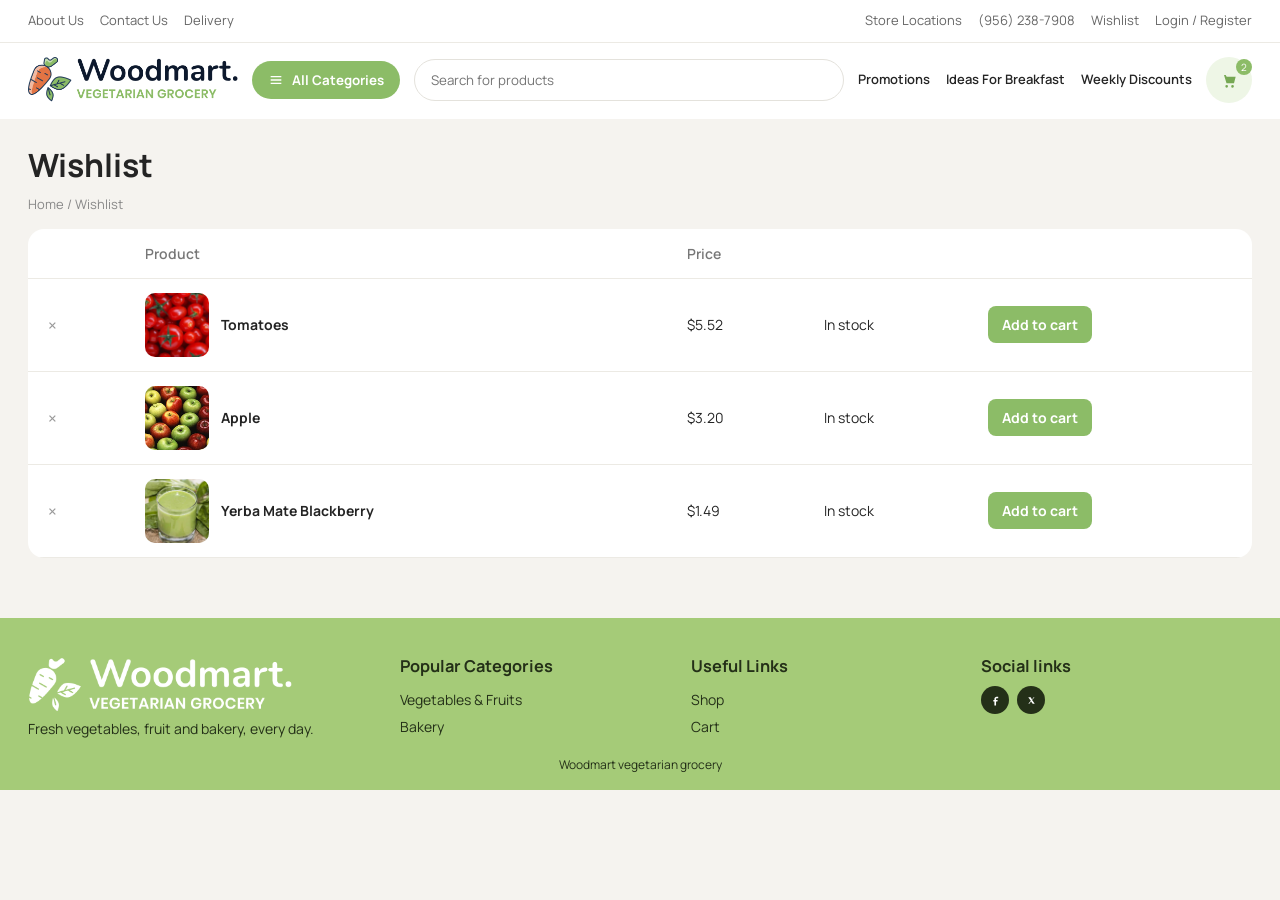
<file: wishlist.html>
<!DOCTYPE html>
<html lang="en">
<head>
  <meta charset="utf-8">
  <meta name="viewport" content="width=device-width, initial-scale=1">
  <title>Wishlist | Woodmart</title>
  <link rel="stylesheet" href="https://fonts.googleapis.com/css2?family=Manrope:wght@400;500;600;700;800&display=swap">
  <link rel="stylesheet" href="assets/css/style.css">
</head>
<body>
  <div class="topbar">
    <div class="wrap topbar-row">
      <nav><a href="shop.html">About Us</a><a href="shop.html">Contact Us</a><a href="shop.html">Delivery</a></nav>
      <nav><a href="shop.html">Store Locations</a><a href="tel:9562387908">(956) 238-7908</a><a href="wishlist.html">Wishlist</a><a href="checkout.html">Login / Register</a></nav>
    </div>
  </div>
  <header class="head">
    <div class="wrap head-row">
      <a class="logo" href="index.html">
        <img src="assets/img/logo.png" alt="Woodmart">
      </a>
      <div class="cat-wrap">
        <button class="cat-btn" type="button" data-cats><i class="ico ico-menu"></i> All Categories</button>
        <div class="cat-box" data-catbox><a href="shop.html">Vegetables & Fruits</a><a href="shop.html">Beverages</a><a href="shop.html">Bakery</a></div>
      </div>
      <form class="search" action="shop.html"><input type="search" name="q" placeholder="Search for products"></form>
      <nav class="quick"><a href="shop.html">Promotions</a><a href="shop.html">Ideas For Breakfast</a><a href="shop.html">Weekly Discounts</a></nav>
      <a class="cart-btn" href="cart.html" aria-label="Cart"><i class="ico ico-cart"></i><span data-count>2</span></a>
    </div>
    <div class="m-head">
      <a class="logo" href="index.html">
        <img src="assets/img/logo.png" alt="Woodmart">
      </a>
      <div class="m-tools">
        <button class="icon-btn" type="button" data-menu aria-label="Open menu"><i class="ico ico-menu"></i></button>
        <form class="search" action="shop.html">
          <input type="search" name="q" placeholder="Search for products">
        </form>
        <a class="icon-btn" href="checkout.html" aria-label="Account"><i class="ico ico-user"></i></a>
      </div>
    </div>
  </header>
  <div class="drawer" data-drawer>
    <div class="drawer-tabs">
      <button type="button" class="on" data-tab="cats">Categories</button>
      <button type="button" data-tab="links">Menu</button>
    </div>
    <div class="drawer-panel" data-panel="cats">
      <a href="shop.html">Vegetables & Fruits <span>›</span></a>
      <a href="shop.html">Vegan Meat <span>›</span></a>
      <a href="shop.html">Seafood <span>›</span></a>
      <a href="shop.html">Dairy <span>›</span></a>
      <a href="shop.html">Bakery <span>›</span></a>
      <a href="shop.html">Beverages <span>›</span></a>
      <a href="shop.html">Weekly Discounts</a>
    </div>
    <div class="drawer-panel" data-panel="links" hidden>
      <a href="index.html">Home</a>
      <a href="shop.html">Shop</a>
      <a href="wishlist.html">Wishlist</a>
      <a href="cart.html">Cart</a>
      <a href="checkout.html">Checkout</a>
      <a href="shop.html">About Us</a>
      <a href="shop.html">Contact Us</a>
      <a href="shop.html">Delivery</a>
    </div>
  </div>
  <div class="drawer-bg" data-drawer-bg></div>
  <nav class="m-bar">
    <button type="button" data-menu><span><i class="ico ico-menu"></i></span><small>Menu</small></button>
    <a href="wishlist.html"><span><i class="ico ico-heart"></i></span><small>Wishlist</small></a>
    <a href="cart.html"><span><i class="ico ico-cart"></i></span><small>Cart</small></a>
  </nav>

  <main class="page">
    <div class="wrap">
      <h1>Wishlist</h1>
      <p class="crumbs"><a href="index.html">Home</a> / Wishlist</p>
      <table class="table">
        <thead>
          <tr><th></th><th>Product</th><th>Price</th><th></th><th></th></tr>
        </thead>
        <tbody>
          <tr data-row data-price="5.52">
            <td><button class="remove" type="button" data-remove>×</button></td>
            <td><a class="item" href="product.html"><img src="assets/img/tomato.png" alt="Tomatoes">Tomatoes</a></td>
            <td>$5.52</td>
            <td><span>In stock</span></td>
            <td><a class="btn small" href="cart.html">Add to cart</a></td>
          </tr>
          <tr data-row data-price="3.20">
            <td><button class="remove" type="button" data-remove>×</button></td>
            <td><a class="item" href="product.html"><img src="assets/img/apple.png" alt="Apple">Apple</a></td>
            <td>$3.20</td>
            <td><span>In stock</span></td>
            <td><a class="btn small" href="cart.html">Add to cart</a></td>
          </tr>
          <tr data-row data-price="1.49">
            <td><button class="remove" type="button" data-remove>×</button></td>
            <td><a class="item" href="product.html"><img src="assets/img/spinach.png" alt="Yerba Mate">Yerba Mate Blackberry</a></td>
            <td>$1.49</td>
            <td><span>In stock</span></td>
            <td><a class="btn small" href="cart.html">Add to cart</a></td>
          </tr>
        </tbody>
      </table>
    </div>
  </main>
  <footer>
    <div class="wrap">
      <div class="foot-grid">
        <div><a class="logo" href="index.html"><img src="assets/img/logo-white.png" alt="Woodmart"></a><p>Fresh vegetables, fruit and bakery, every day.</p></div>
        <div><h3>Popular Categories</h3><a href="shop.html">Vegetables & Fruits</a><a href="shop.html">Bakery</a></div>
        <div><h3>Useful Links</h3><a href="shop.html">Shop</a><a href="cart.html">Cart</a></div>
        <div><h3>Social links</h3><div class="social"><a href="#" aria-label="Facebook"><i class="ico ico-fb"></i></a><a href="#" aria-label="X"><i class="ico ico-x"></i></a></div></div>
      </div>
      <p class="copy">Woodmart vegetarian grocery</p>
    </div>
  </footer>
  <script src="assets/js/main.js"></script>
</body>
</html>
</file>
<file: assets/css/style.css>
:root {
  --green: #8cbc67;
  --green-d: #76a854;
  --ink: #242424;
  --muted: #8a8a8a;
  --bg: #f5f3ef;
  --line: #eceae4;
  --card: #fff;
}

* { box-sizing: border-box; }

body {
  margin: 0;
  background: var(--bg);
  color: var(--ink);
  font-family: Manrope, Arial, Helvetica, sans-serif;
  font-size: 14px;
  line-height: 1.5;
}

a { color: inherit; text-decoration: none; }
img { max-width: 100%; display: block; }
button, input, select { font-family: inherit; }
h1, h2, h3, p { margin: 0; }

.wrap {
  width: 100%;
  padding-left: 28px;
  padding-right: 28px;
}

.topbar {
  background: #fff;
  border-bottom: 1px solid var(--line);
  font-size: 13px;
  color: #666;
}

.topbar-row,
.head-row {
  display: flex;
  align-items: center;
  gap: 18px;
}

.topbar-row { justify-content: space-between; min-height: 42px; }
.topbar nav { display: flex; gap: 16px; align-items: center; }
.topbar a:hover { color: var(--green-d); }

.head { background: #fff; padding: 14px 0 16px; }
.head-row { gap: 14px; }

.logo {
  display: flex;
  align-items: center;
  min-width: 0;
}

.logo img { height: 46px; width: auto; }
footer .logo img { height: 58px; }

.logo strong {
  display: block;
  font-size: 22px;
  letter-spacing: -0.4px;
}

.logo small {
  display: block;
  color: var(--green-d);
  font-size: 9px;
  letter-spacing: 0.6px;
  font-weight: 700;
}

.m-head,
.m-bar,
.drawer,
.drawer-bg { display: none; }

.cat-wrap { position: relative; }

.cat-btn,
.btn,
.cart-btn {
  border: 0;
  cursor: pointer;
}

.cat-btn {
  display: inline-flex;
  align-items: center;
  gap: 8px;
  background: var(--green);
  color: #fff;
  border-radius: 30px;
  padding: 10px 16px;
  font-weight: 700;
  white-space: nowrap;
}

.cat-box {
  display: none;
  position: absolute;
  top: 46px;
  left: 0;
  z-index: 5;
  width: 220px;
  background: #fff;
  border-radius: 14px;
  box-shadow: 0 12px 30px rgba(0, 0, 0, 0.08);
  padding: 8px;
}

.cat-box.is-open { display: block; }
.cat-box a { display: block; padding: 8px 10px; border-radius: 8px; }
.cat-box a:hover { background: #f3f8ec; }

.search {
  flex: 1;
}

.search input {
  width: 100%;
  border: 1px solid #e4e2dc;
  background: #fff;
  border-radius: 30px;
  padding: 11px 16px;
  outline: none;
}

.search input:focus { border-color: var(--green); }

.quick {
  display: flex;
  gap: 16px;
  white-space: nowrap;
  font-size: 13px;
  font-weight: 600;
}

.quick a:hover { color: var(--green-d); }

.cart-btn {
  width: 46px;
  height: 46px;
  border-radius: 50%;
  background: #eef6e6;
  color: var(--green-d);
  position: relative;
  display: grid;
  place-items: center;
  font-size: 18px;
}

.cart-btn span {
  position: absolute;
  top: 2px;
  right: 0;
  background: var(--green);
  color: #fff;
  width: 16px;
  height: 16px;
  border-radius: 50%;
  font-size: 10px;
  display: grid;
  place-items: center;
}

.icon-btn {
  width: 40px;
  height: 40px;
  border: 0;
  background: transparent;
  cursor: pointer;
  color: #333;
  display: grid;
  place-items: center;
}

.ico {
  width: 20px;
  height: 20px;
  display: block;
  background: currentColor;
  -webkit-mask: var(--shape) center / contain no-repeat;
  mask: var(--shape) center / contain no-repeat;
}

.ico-menu { --shape: url("data:image/svg+xml,%3Csvg xmlns='http://www.w3.org/2000/svg' viewBox='0 0 24 24'%3E%3Cpath fill='black' d='M4 6h16v2H4zm0 5h16v2H4zm0 5h16v2H4z'/%3E%3C/svg%3E"); }
.ico-cart { --shape: url("data:image/svg+xml,%3Csvg xmlns='http://www.w3.org/2000/svg' viewBox='0 0 24 24'%3E%3Cpath fill='black' d='M6 6h2l1.2 2H20l-2 8H9L6 6zm3.2 12a1.6 1.6 0 1 0 0 3.2 1.6 1.6 0 0 0 0-3.2zm7 0a1.6 1.6 0 1 0 .1 3.2 1.6 1.6 0 0 0-.1-3.2z'/%3E%3C/svg%3E"); }
.ico-user { --shape: url("data:image/svg+xml,%3Csvg xmlns='http://www.w3.org/2000/svg' viewBox='0 0 24 24'%3E%3Cpath fill='black' d='M12 12a3.2 3.2 0 1 0 0-6.4 3.2 3.2 0 0 0 0 6.4zM6.5 20.2a5.5 5.5 0 0 1 11 0H6.5z'/%3E%3C/svg%3E"); }
.ico-heart { --shape: url("data:image/svg+xml,%3Csvg xmlns='http://www.w3.org/2000/svg' viewBox='0 0 24 24'%3E%3Cpath fill='none' stroke='black' stroke-width='1.8' d='M12 19.4S5.2 15.2 3 11.6C1.4 9 2.1 5.8 5 4.8 7.2 4 9.1 4.8 12 7.6c2.9-2.8 4.8-3.6 7-2.8 2.9 1 3.6 4.2 2 6.8-2.2 3.6-9 7.8-9 7.8z'/%3E%3C/svg%3E"); }
.ico-fb { --shape: url("data:image/svg+xml,%3Csvg xmlns='http://www.w3.org/2000/svg' viewBox='0 0 24 24'%3E%3Cpath fill='black' d='M14 8h3V5h-3c-2.2 0-4 1.8-4 4v2H8v3h2v7h3v-7h2.5l.5-3H13v-2c0-.6.4-1 1-1z'/%3E%3C/svg%3E"); }
.ico-x { --shape: url("data:image/svg+xml,%3Csvg xmlns='http://www.w3.org/2000/svg' viewBox='0 0 24 24'%3E%3Cpath fill='black' d='M6 6l4.7 6.3L6.2 18h1.7l3.3-4.3L14.2 18H18l-5-6.7L17.6 6H16l-3.1 4.1L10.4 6H6z'/%3E%3C/svg%3E"); }

.cat-btn .ico { width: 16px; height: 16px; }

.page { padding: 22px 0 40px; }

.promos {
  display: grid;
  grid-template-columns: repeat(4, 1fr);
  gap: 16px;
  text-align: center;
  margin-bottom: 22px;
}

.promos img {
  width: 108px;
  height: 108px;
  object-fit: cover;
  border-radius: 50%;
  margin: 0 auto 10px;
  background: #fff;
}

.promos h2 { font-size: 15px; font-weight: 700; }

.hero {
  display: grid;
  grid-template-columns: 1.45fr 0.9fr;
  gap: 16px;
  margin-bottom: 18px;
}

.hero-main,
.side-card,
.cat,
.pcard,
.panel,
.banner {
  background: var(--card);
  border-radius: 18px;
}

.hero-main {
  background: #e7f0d8;
  display: grid;
  grid-template-columns: 1fr 1fr;
  align-items: center;
  min-height: 320px;
  overflow: hidden;
  padding: 28px 10px 28px 32px;
}

.hero-main h2 { font-size: 32px; line-height: 1.15; max-width: 320px; }
.hero-main .deal { font-size: 28px; margin: 14px 0 8px; }
.hero-main p { color: #555; max-width: 280px; font-size: 13px; }
.hero-main img { height: 300px; width: 100%; object-fit: cover; border-radius: 16px; }

.chip {
  display: inline-block;
  background: #f0b429;
  color: #fff;
  border-radius: 8px;
  padding: 4px 8px;
  font-size: 12px;
  font-weight: 700;
  margin-left: 8px;
}

.hero-side { display: grid; gap: 16px; }

.side-card {
  display: block;
  min-height: 152px;
  padding: 18px;
  position: relative;
  overflow: hidden;
}

.side-card.blue { background: #d9ecf8; }
.side-card.gold { background: #f6e3b8; }
.side-card p { font-size: 12px; font-weight: 700; letter-spacing: 0.4px; }
.side-card h3 { font-size: 26px; margin: 4px 0 8px; }
.side-card span { font-weight: 700; }
.side-card img {
  position: absolute;
  right: 8px;
  bottom: 0;
  width: 120px;
  height: 130px;
  object-fit: cover;
  border-radius: 12px;
}

.btn {
  display: inline-block;
  background: var(--green);
  color: #fff;
  border-radius: 8px;
  padding: 11px 18px;
  font-weight: 700;
  border: 0;
  cursor: pointer;
  margin-top: 16px;
}

.btn:hover { background: var(--green-d); }
.btn.light { background: #fff; color: var(--ink); margin-top: 18px; }
.btn.dark { background: #242424; }
.btn.block { display: block; width: 100%; text-align: center; }
.btn.small { margin-top: 0; padding: 8px 14px; }

.trust {
  display: flex;
  justify-content: space-between;
  gap: 12px;
  padding: 16px 4px 8px;
  color: #555;
  font-size: 13px;
  font-weight: 600;
}

.section { margin-top: 34px; }

.section-head {
  display: flex;
  justify-content: space-between;
  align-items: center;
  margin-bottom: 14px;
}

.section-head h2 { font-size: 26px; }
.section-head a { color: #666; font-weight: 600; }

.cats {
  display: grid;
  grid-template-columns: repeat(4, 1fr);
  gap: 16px;
}

.cat {
  display: grid;
  grid-template-columns: 118px 1fr;
  overflow: hidden;
  min-height: 168px;
}

.cat img { width: 100%; height: 100%; object-fit: cover; }
.cat div { padding: 16px 14px; }
.cat h3 { font-size: 16px; margin-bottom: 8px; }
.cat a { display: block; color: #666; font-size: 13px; padding: 2px 0; }
.cat a:hover { color: var(--green-d); }

.grid {
  display: grid;
  grid-template-columns: repeat(6, 1fr);
  gap: 14px;
}

.grid.four { grid-template-columns: repeat(4, 1fr); }

.pcard { padding: 10px 10px 14px; position: relative; }
.pcard-img { position: relative; background: #fff; border-radius: 12px; }
.pcard-img img { height: 170px; width: 100%; object-fit: cover; border-radius: 12px; }

.badge {
  position: absolute;
  top: 10px;
  left: 10px;
  background: #e7f3d4;
  color: #5f8d32;
  border-radius: 20px;
  padding: 3px 8px;
  font-size: 12px;
  font-weight: 700;
}

.badge.hot { background: #ff5a5a; color: #fff; }

.heart {
  width: 28px;
  height: 28px;
  border: 0;
  background: transparent;
  cursor: pointer;
  color: #b5b5b5;
  display: grid;
  place-items: center;
}

.heart::before {
  content: "";
  width: 18px;
  height: 18px;
  background: currentColor;
  -webkit-mask: url("data:image/svg+xml,%3Csvg xmlns='http://www.w3.org/2000/svg' viewBox='0 0 24 24'%3E%3Cpath fill='none' stroke='black' stroke-width='1.8' d='M12 19.4S5.2 15.2 3 11.6C1.4 9 2.1 5.8 5 4.8 7.2 4 9.1 4.8 12 7.6c2.9-2.8 4.8-3.6 7-2.8 2.9 1 3.6 4.2 2 6.8-2.2 3.6-9 7.8-9 7.8z'/%3E%3C/svg%3E") center / contain no-repeat;
  mask: url("data:image/svg+xml,%3Csvg xmlns='http://www.w3.org/2000/svg' viewBox='0 0 24 24'%3E%3Cpath fill='none' stroke='black' stroke-width='1.8' d='M12 19.4S5.2 15.2 3 11.6C1.4 9 2.1 5.8 5 4.8 7.2 4 9.1 4.8 12 7.6c2.9-2.8 4.8-3.6 7-2.8 2.9 1 3.6 4.2 2 6.8-2.2 3.6-9 7.8-9 7.8z'/%3E%3C/svg%3E") center / contain no-repeat;
}

.pcard-img .heart {
  position: absolute;
  top: 8px;
  right: 8px;
}

.heart.on { color: #d45454; }
.heart.on::before {
  -webkit-mask-image: url("data:image/svg+xml,%3Csvg xmlns='http://www.w3.org/2000/svg' viewBox='0 0 24 24'%3E%3Cpath fill='black' d='M12 19.4S5.2 15.2 3 11.6C1.4 9 2.1 5.8 5 4.8 7.2 4 9.1 4.8 12 7.6c2.9-2.8 4.8-3.6 7-2.8 2.9 1 3.6 4.2 2 6.8-2.2 3.6-9 7.8-9 7.8z'/%3E%3C/svg%3E");
  mask-image: url("data:image/svg+xml,%3Csvg xmlns='http://www.w3.org/2000/svg' viewBox='0 0 24 24'%3E%3Cpath fill='black' d='M12 19.4S5.2 15.2 3 11.6C1.4 9 2.1 5.8 5 4.8 7.2 4 9.1 4.8 12 7.6c2.9-2.8 4.8-3.6 7-2.8 2.9 1 3.6 4.2 2 6.8-2.2 3.6-9 7.8-9 7.8z'/%3E%3C/svg%3E");
}

.pcard h3 { font-size: 14px; font-weight: 600; margin-top: 10px; }
.pcard h3 a:hover { color: var(--green-d); }

.price { margin-top: 6px; color: #999; font-size: 13px; }
.price s { margin-right: 4px; }
.price b { color: var(--green-d); font-size: 15px; }

.bar {
  height: 3px;
  margin-top: 10px;
  background: linear-gradient(90deg, var(--green) 55%, #e6e6e6 55%);
  border-radius: 4px;
}

.banners {
  display: grid;
  grid-template-columns: 1fr 1fr;
  gap: 16px;
}

.banner {
  min-height: 150px;
  padding: 28px;
  display: flex;
  align-items: center;
  justify-content: space-between;
  gap: 12px;
}

.banner.mint { background: #e5f2d4; }
.banner.sky { background: #e7f3fb; }
.banner h2 { font-size: 26px; max-width: 280px; }
.banner img { width: 140px; height: 110px; object-fit: cover; border-radius: 12px; }

.crumbs { color: #888; margin-bottom: 14px; font-size: 13px; }
.crumbs a:hover { color: var(--green-d); }

.page h1 { font-size: 32px; margin-bottom: 6px; }

.cat-row {
  display: grid;
  grid-template-columns: repeat(4, 1fr);
  gap: 14px;
  margin: 16px 0 22px;
}

.shop-layout {
  display: grid;
  grid-template-columns: 260px 1fr;
  gap: 22px;
}

.panel { padding: 18px; }
.panel h3 { margin: 16px 0 10px; font-size: 16px; }
.panel h3:first-child { margin-top: 0; }

.filter-link,
.brand {
  width: 100%;
  text-align: left;
  background: none;
  border: 0;
  border-bottom: 1px solid var(--line);
  padding: 9px 0;
  cursor: pointer;
  display: flex;
  justify-content: space-between;
  color: #444;
}

.filter-link.on { color: var(--green-d); font-weight: 700; }

.range { width: 100%; accent-color: var(--green); }
.price-note { color: #777; margin: 8px 0; }

.toolbar {
  display: flex;
  justify-content: space-between;
  align-items: center;
  margin-bottom: 12px;
  color: #666;
  gap: 10px;
}

.toolbar select {
  border: 1px solid #e4e2dc;
  background: #fff;
  border-radius: 8px;
  padding: 8px 10px;
}

.pages { display: flex; gap: 8px; margin-top: 18px; }
.pages a, .pages span {
  width: 34px;
  height: 34px;
  border-radius: 8px;
  background: #fff;
  display: grid;
  place-items: center;
  font-weight: 700;
}
.pages .on { background: var(--green); color: #fff; }

.product-layout {
  display: grid;
  grid-template-columns: 1.15fr 0.85fr;
  gap: 28px;
  align-items: start;
}

.photo-box {
  background: #fff;
  border-radius: 18px;
  padding: 24px;
  position: relative;
}

.photo-box img {
  width: 100%;
  height: 460px;
  object-fit: cover;
  border-radius: 12px;
}

.product-info h1 { font-size: 32px; }
.tags { color: #666; margin: 10px 0; }
.tags b { color: var(--green-d); }
.product-info .price { font-size: 16px; margin: 8px 0 16px; }
.product-info .price b { font-size: 26px; }

.buy-row { display: flex; gap: 10px; align-items: center; }

.qty {
  display: flex;
  border: 1px solid #e4e2dc;
  border-radius: 8px;
  overflow: hidden;
  background: #fff;
}

.qty button {
  width: 34px;
  height: 42px;
  border: 0;
  background: #fff;
  cursor: pointer;
  font-size: 18px;
}

.qty input[type="text"] {
  width: 42px;
  flex: 0 0 42px;
  border: 0;
  text-align: center;
  font-weight: 700;
}

.buy-row .btn { flex: 1; margin-top: 0; }

.facts {
  width: 100%;
  border-collapse: collapse;
  margin-top: 18px;
}

.facts td {
  border-top: 1px solid var(--line);
  padding: 8px 0;
}

.facts td:last-child { text-align: right; color: #555; }

.reviews {
  display: grid;
  grid-template-columns: 1fr 1fr;
  gap: 24px;
  margin-top: 28px;
}

.stars { display: flex; gap: 3px; }
.stars span,
.stars.empty span {
  width: 14px;
  height: 14px;
  background: #e2b100;
  -webkit-mask: url("data:image/svg+xml,%3Csvg xmlns='http://www.w3.org/2000/svg' viewBox='0 0 24 24'%3E%3Cpath fill='black' d='M12 2.6l2.7 5.5 6 .9-4.4 4.2 1 6-5.3-2.8-5.3 2.8 1-6L3.3 9l6-.9L12 2.6z'/%3E%3C/svg%3E") center / contain no-repeat;
  mask: url("data:image/svg+xml,%3Csvg xmlns='http://www.w3.org/2000/svg' viewBox='0 0 24 24'%3E%3Cpath fill='black' d='M12 2.6l2.7 5.5 6 .9-4.4 4.2 1 6-5.3-2.8-5.3 2.8 1-6L3.3 9l6-.9L12 2.6z'/%3E%3C/svg%3E") center / contain no-repeat;
}
.stars.empty span { background: #d5d5d5; }

label { display: block; margin: 10px 0 4px; font-weight: 600; }

input[type="text"],
input[type="email"],
input[type="tel"],
textarea,
select.field {
  width: 100%;
  border: 1px solid #e4e2dc;
  border-radius: 8px;
  padding: 10px 12px;
  background: #fff;
}

textarea { min-height: 90px; }

.table {
  width: 100%;
  background: #fff;
  border-radius: 16px;
  border-collapse: collapse;
  overflow: hidden;
}

.table th, .table td {
  text-align: left;
  padding: 14px;
  border-bottom: 1px solid var(--line);
  vertical-align: middle;
}

.table th { color: #777; font-weight: 600; }

.item {
  display: flex;
  align-items: center;
  gap: 12px;
  font-weight: 700;
}

.item img {
  width: 64px;
  height: 64px;
  object-fit: cover;
  border-radius: 10px;
}

.remove {
  border: 0;
  background: none;
  cursor: pointer;
  color: #999;
  font-size: 18px;
}

.cart-layout, .check-layout {
  display: grid;
  grid-template-columns: 1.4fr 0.7fr;
  gap: 20px;
  margin-top: 16px;
}

.steps { display: flex; gap: 14px; align-items: center; color: #999; margin-bottom: 8px; }
.steps .on { color: var(--ink); font-weight: 800; border-bottom: 2px solid var(--green); }

.total-row, .sum-row {
  display: flex;
  justify-content: space-between;
  padding: 8px 0;
}

.line { border-top: 1px solid var(--line); margin-top: 8px; padding-top: 8px; font-weight: 800; }

.empty {
  text-align: center;
  padding: 40px 10px 10px;
}

.empty h2 { font-size: 28px; margin-bottom: 8px; }

footer {
  background: #a5cb78;
  color: #243018;
  margin-top: 20px;
  padding: 36px 0 16px;
}

.foot-grid {
  display: grid;
  grid-template-columns: 1.3fr 1fr 1fr 1fr;
  gap: 20px;
}

footer a { display: block; padding: 3px 0; }
footer h3 { margin-bottom: 8px; }
.social { display: flex; gap: 8px; }
.social a {
  width: 28px;
  height: 28px;
  border-radius: 50%;
  background: #243018;
  color: #fff;
  display: grid;
  place-items: center;
  padding: 0;
}

.social .ico { width: 13px; height: 13px; }

.coupon-row { margin-top: 16px; display: flex; gap: 8px; }
.block-title { margin-top: 18px; }

.news {
  margin-top: 26px;
  background: #97c068;
  border-radius: 16px;
  padding: 18px;
  display: grid;
  grid-template-columns: 1.2fr 1fr;
  gap: 16px;
  align-items: center;
}

.news form { display: flex; gap: 8px; }
.news input { border-radius: 8px; border: 0; padding: 12px; flex: 1; }
.news .btn { margin-top: 0; background: #242424; }

.copy { text-align: center; margin-top: 16px; font-size: 12px; }

@media (max-width: 1100px) {
  .grid { grid-template-columns: repeat(3, 1fr); }
  .quick { display: none; }
  .cats, .cat-row { grid-template-columns: repeat(2, 1fr); }
}

@media (max-width: 800px) {
  .wrap { padding-left: 12px; padding-right: 12px; }
  .topbar, .head-row, .menu-btn { display: none; }
  .head { padding: 0; }
  body { padding-bottom: 68px; }

  .m-head {
    display: block;
    background: #fff;
    padding: 12px 12px 8px;
  }

  .m-head .logo { justify-content: center; }
  .m-tools { display: flex; align-items: center; gap: 6px; margin-top: 8px; }
  .m-tools .search { flex: 1; }

  .m-bar {
    display: grid;
    grid-template-columns: repeat(3, 1fr);
    position: fixed;
    left: 0;
    right: 0;
    bottom: 0;
    z-index: 25;
    background: #fff;
    border-top: 1px solid #eee;
    padding: 6px 0 8px;
  }

  .m-bar a,
  .m-bar button {
    border: 0;
    background: none;
    display: grid;
    justify-items: center;
    gap: 2px;
    color: #333;
    font-size: 18px;
    cursor: pointer;
  }

  .m-bar small { font-size: 11px; font-weight: 600; }

  .drawer {
    display: block;
    position: fixed;
    top: 0;
    left: 0;
    bottom: 0;
    width: min(320px, 86vw);
    background: #fff;
    z-index: 40;
    transform: translateX(-105%);
    transition: transform 0.25s;
    overflow: auto;
  }

  .drawer.is-open { transform: none; }

  .drawer-bg {
    display: block;
    position: fixed;
    inset: 0;
    background: rgba(0, 0, 0, 0.35);
    z-index: 30;
    opacity: 0;
    pointer-events: none;
  }

  .drawer-bg.is-open { opacity: 1; pointer-events: auto; }

  .drawer-tabs { display: flex; border-bottom: 1px solid #eee; }
  .drawer-tabs button {
    flex: 1;
    border: 0;
    background: #fff;
    padding: 16px 8px;
    font-weight: 800;
    letter-spacing: 0.4px;
    text-transform: uppercase;
    color: #888;
    cursor: pointer;
  }

  .drawer-tabs button.on {
    color: var(--green-d);
    box-shadow: inset 0 -2px 0 var(--green);
  }

  .drawer-panel a {
    display: flex;
    justify-content: space-between;
    padding: 14px 16px;
    border-bottom: 1px solid #f2f2f2;
    font-weight: 600;
  }

  .cats, .cat-row { grid-template-columns: 1fr; }
  .cat { grid-template-columns: 120px 1fr; }
  .cat div { min-width: 0; }
  .promos img { width: 84px; height: 84px; }
  .hero, .hero-main, .banners, .shop-layout, .product-layout, .cart-layout, .check-layout, .reviews, .news, .foot-grid {
    grid-template-columns: 1fr;
  }
  .hero-main img { height: 180px; }
  .trust { flex-wrap: wrap; }
  .grid, .grid.four, .promos { grid-template-columns: repeat(2, 1fr); }
  .photo-box img { height: 260px; }

  .page, .wrap, .cart-layout, .check-layout, .shop-layout, .product-layout,
  .cart-layout > *, .check-layout > *, .shop-layout > *, .product-layout > * {
    min-width: 0;
    max-width: 100%;
  }

  .table { display: block; width: 100%; max-width: 100%; overflow: hidden; }
  .table thead { display: none; }
  .table tbody { display: block; }
  .table tr { display: block; padding: 12px 14px; border-bottom: 1px solid var(--line); }
  .table td {
    display: flex;
    align-items: center;
    justify-content: space-between;
    gap: 8px;
    border: 0;
    padding: 4px 0;
  }

  .cart-layout .panel { flex-wrap: wrap; }
  .cart-layout .panel input { flex: 1; min-width: 0; width: auto; }
}
</file>
